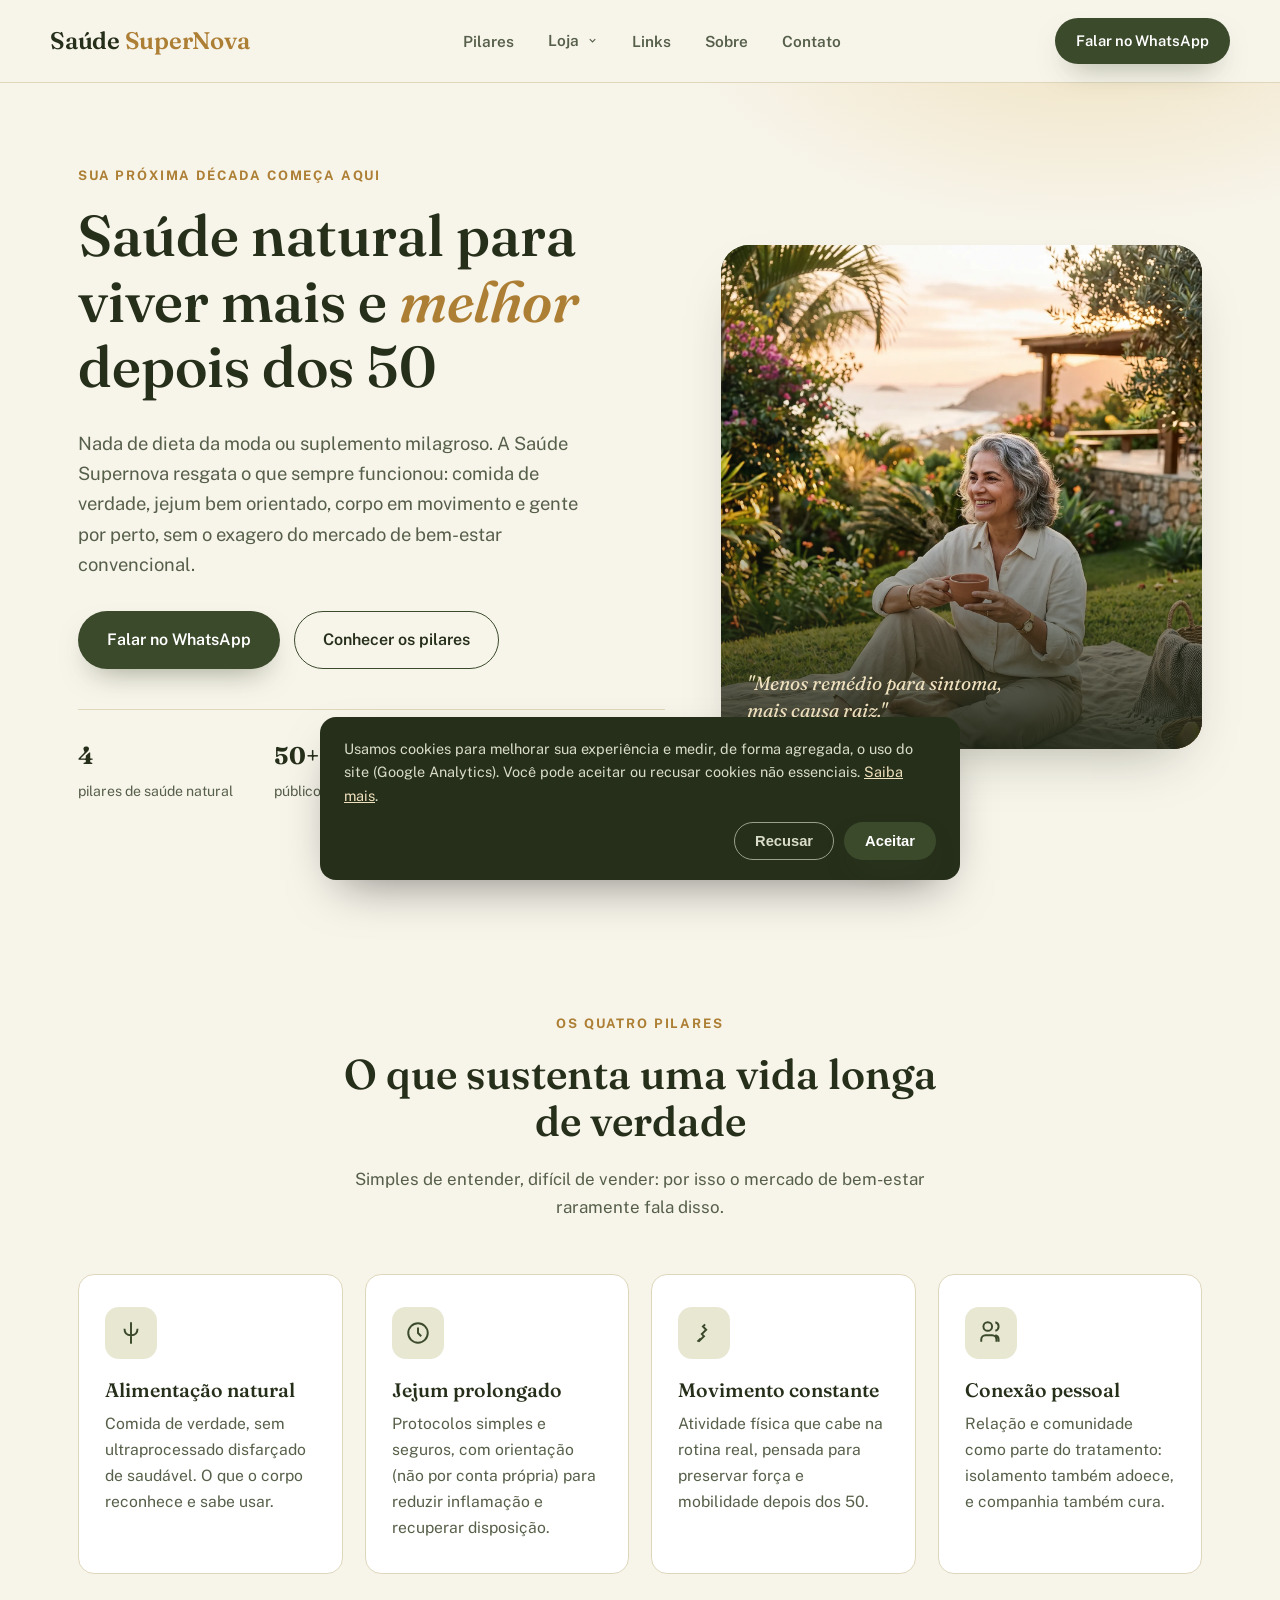
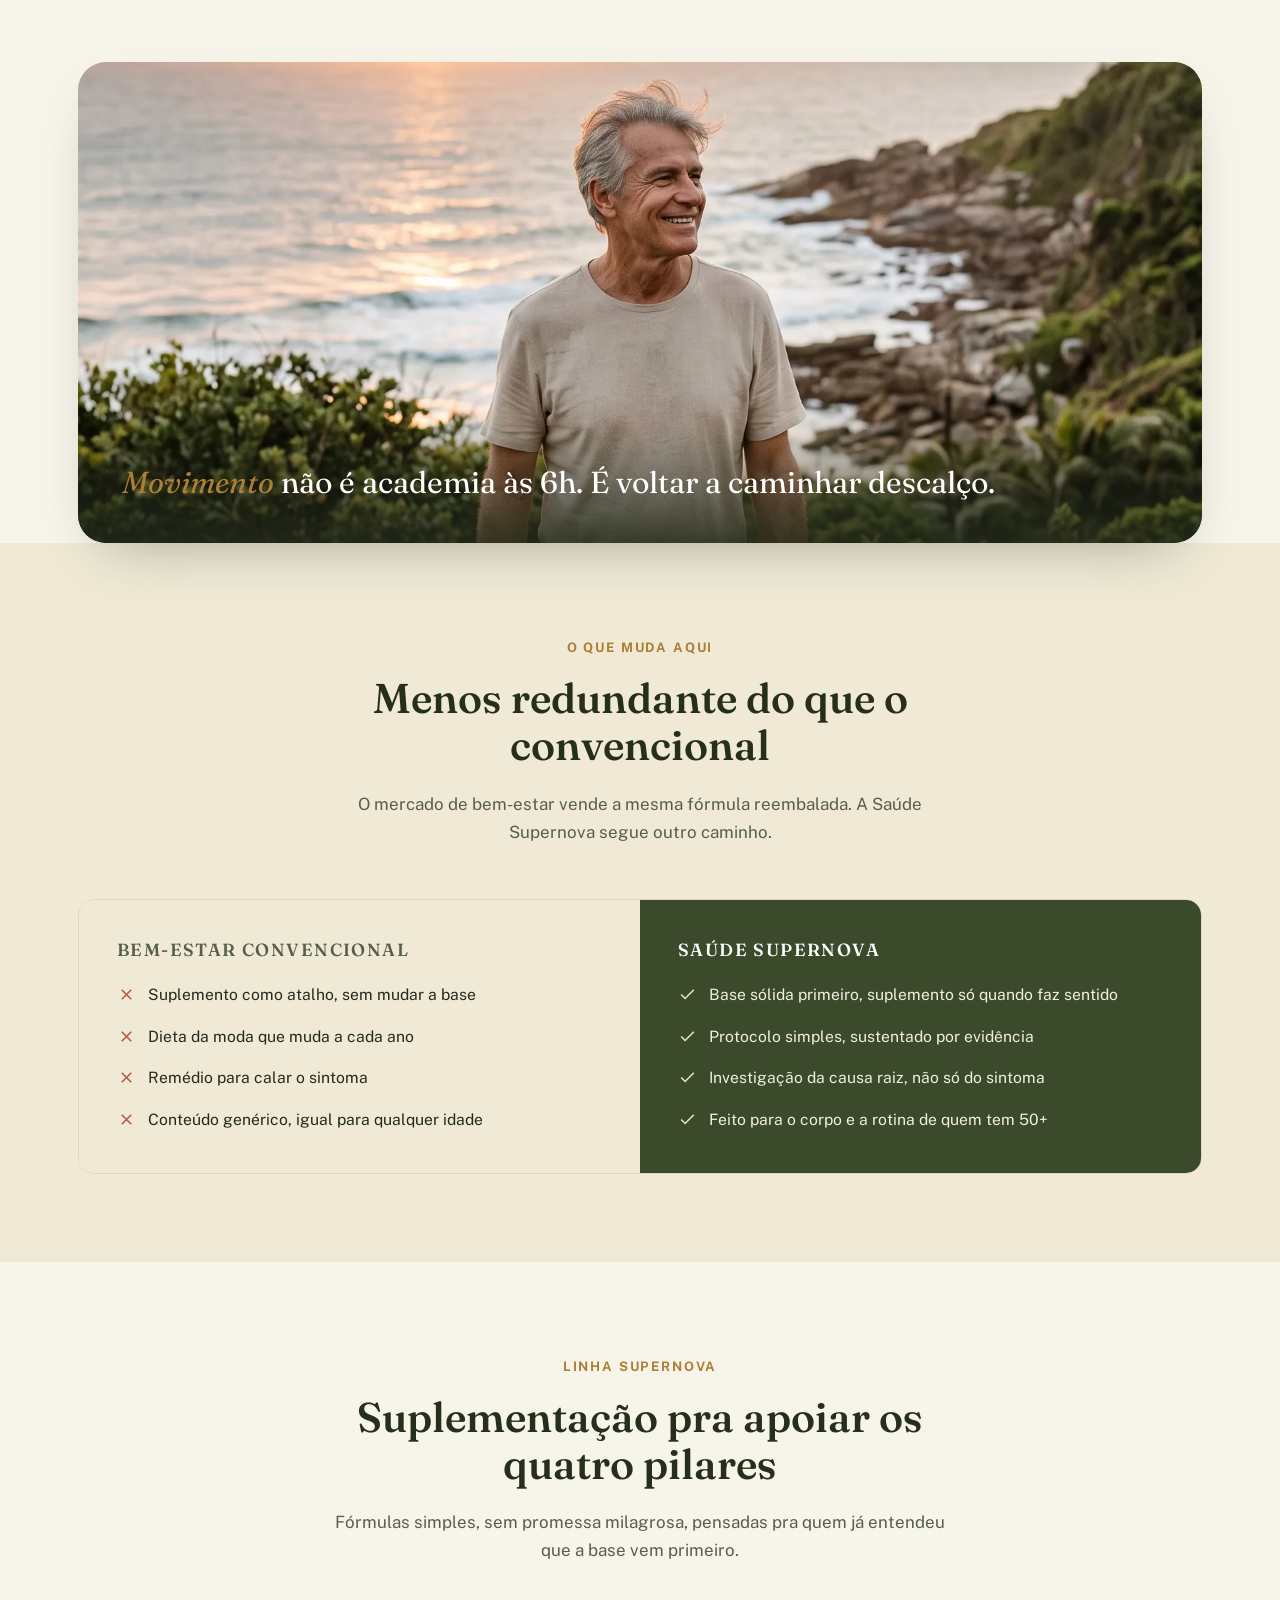
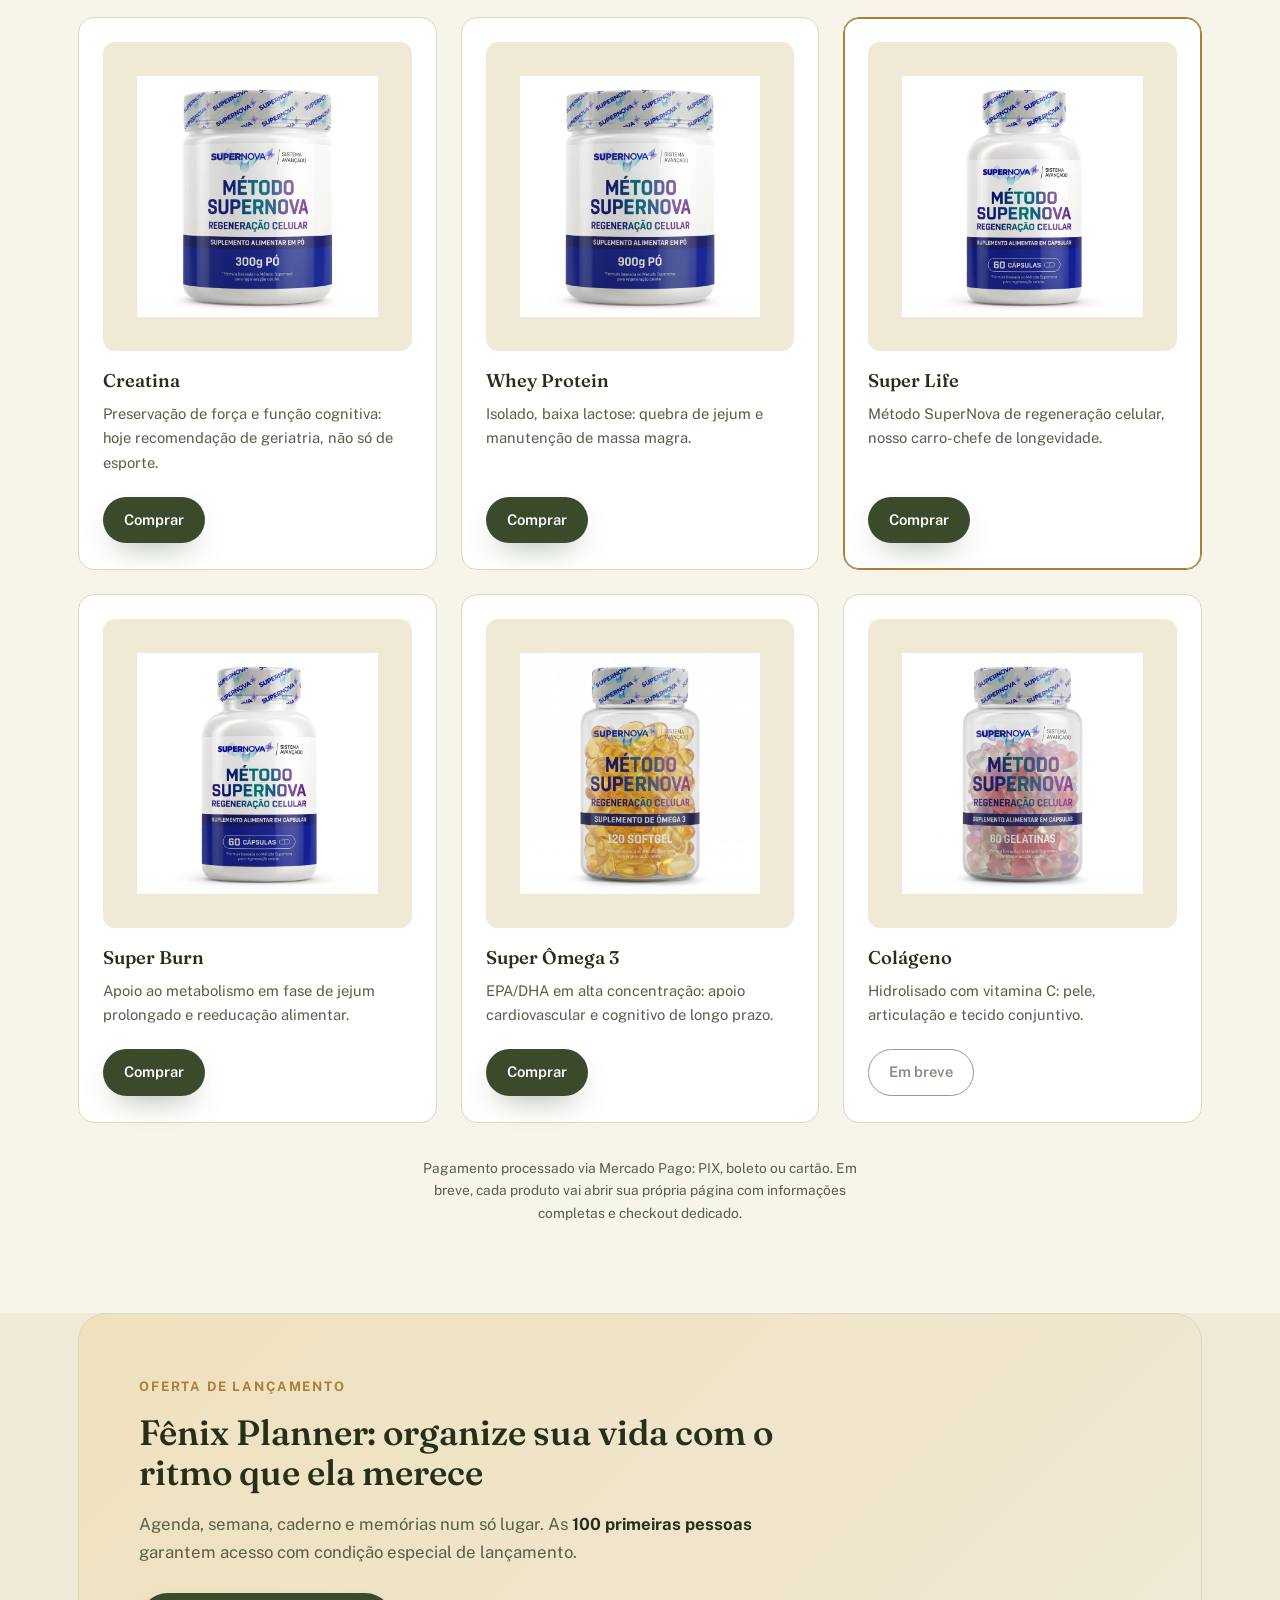
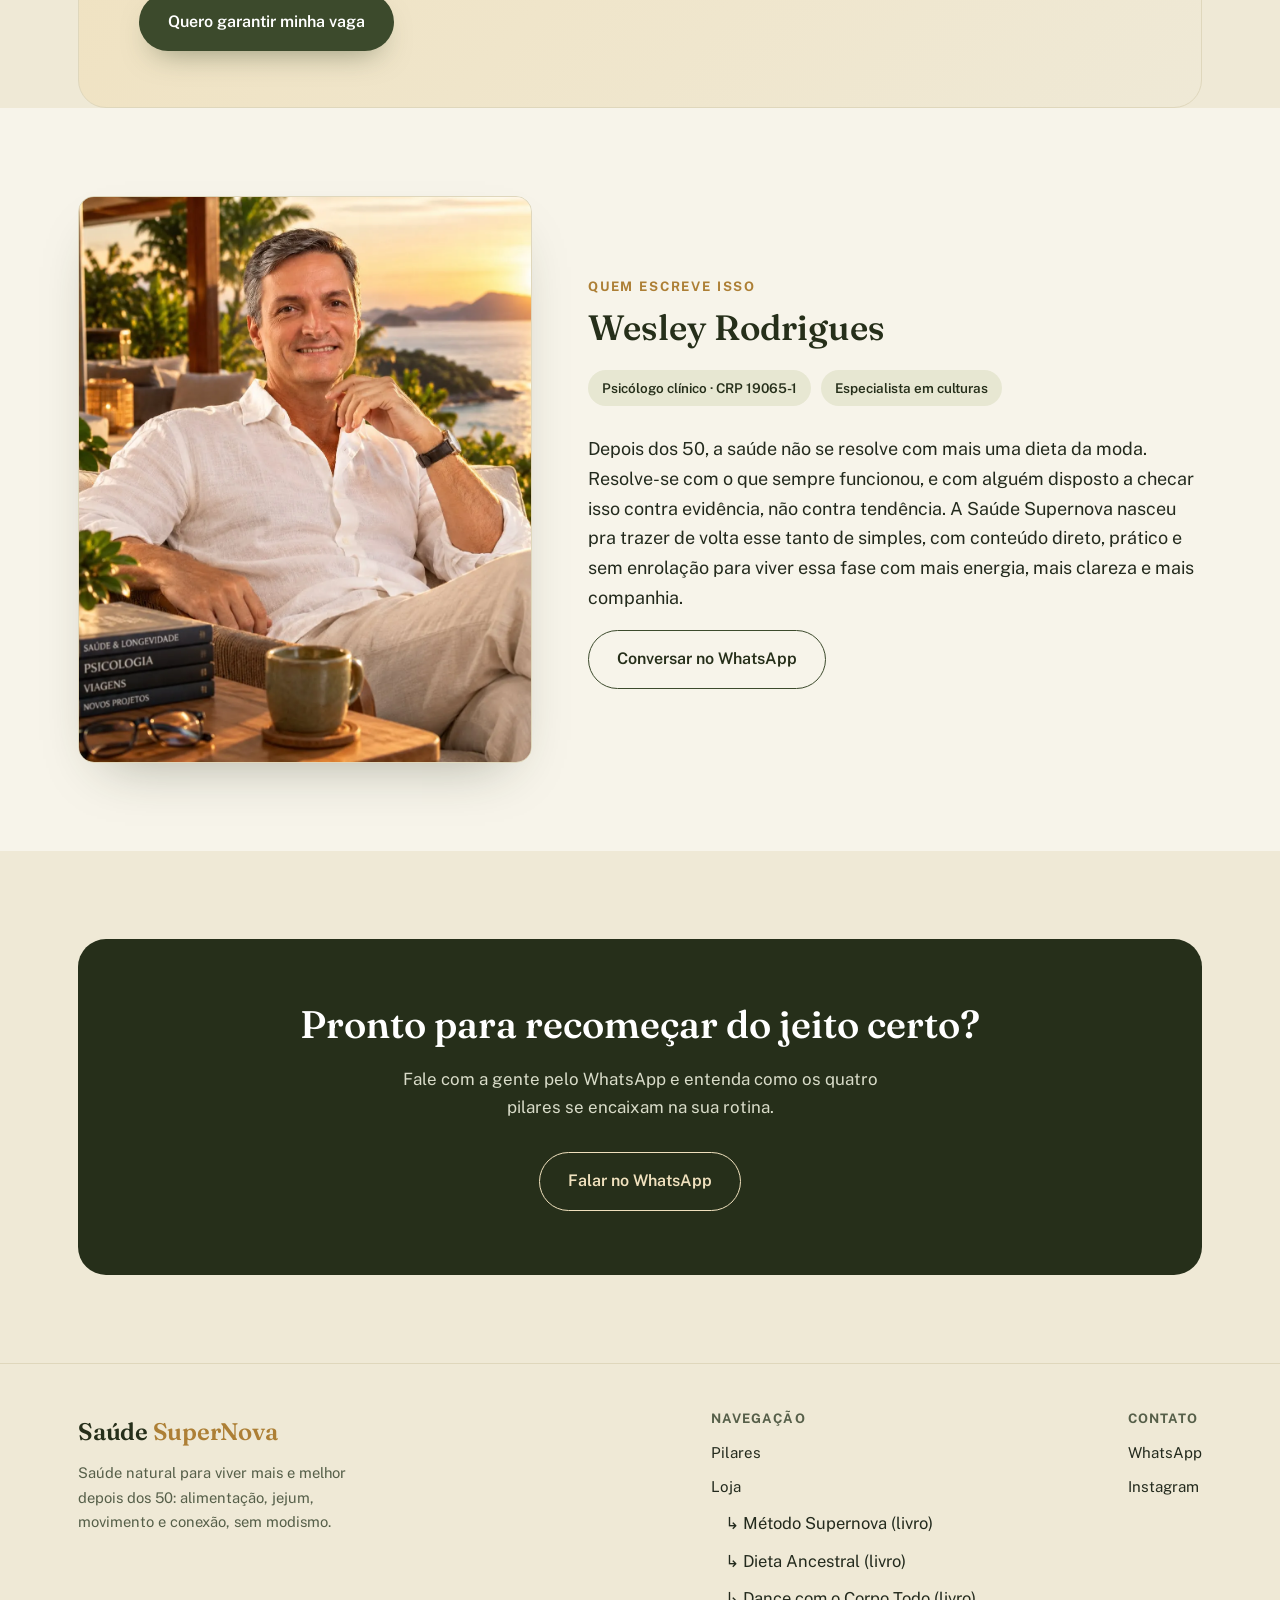
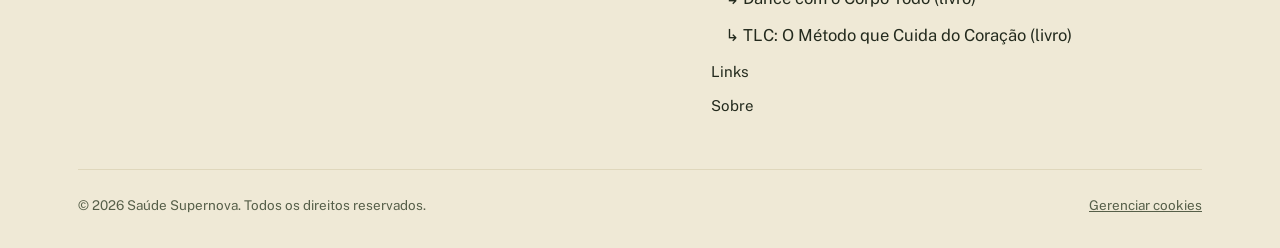
<file: index.html>
<!DOCTYPE html>
<html lang="pt-BR">
<head>
<meta charset="UTF-8">
<meta name="google-site-verification" content="vP05D_RVTfaZNjtclwqEP-_I1PI2yAFEUVx3BAFeTec" />
<title>Saúde Natural para Viver Melhor Depois dos 50 | Supernova</title>
<meta name="description" content="Alimentação de verdade, jejum, movimento e conexão pessoal para viver mais e melhor depois dos 50, com Wesley Rossi Rodrigues, psicólogo clínico.">
<meta name="viewport" content="width=device-width, initial-scale=1">
<link rel="canonical" href="https://saudesupernova.org/">
<link rel="stylesheet" href="/styles.css?v=4">
<meta property="og:title" content="Saúde Natural para Viver Melhor Depois dos 50 | Supernova">
<meta property="og:description" content="Alimentação de verdade, jejum, movimento e conexão pessoal para viver mais e melhor depois dos 50, com Wesley Rossi Rodrigues, psicólogo clínico.">
<meta property="og:type" content="website">
<meta property="og:image" content="https://saudesupernova.org/images/lifestyle-jardim-mulher.jpg">
<script type="application/ld+json">
{
  "@context": "https://schema.org",
  "@type": "Person",
  "name": "Wesley Rossi Rodrigues",
  "url": "https://saudesupernova.org/",
  "image": "https://saudesupernova.org/images/wesley-bio.jpg",
  "jobTitle": "Psicólogo Clínico",
  "description": "Psicólogo clínico e autor dos livros Método Supernova, Dieta Ancestral, Dance com o Corpo Todo e TLC. Conteúdo sobre saúde natural depois dos 50.",
  "worksFor": {
    "@type": "Organization",
    "name": "Saúde Supernova",
    "url": "https://saudesupernova.org/"
  },
  "knowsLanguage": "pt-BR",
  "sameAs": [
    "https://psicologiasupernova.com.br/",
    "https://instagram.com/wesleyrossi"
  ]
}
</script>
</head>
<body>

<header>
  <div class="nav wrap">
    <a href="#" class="logo">Saúde <span>SuperNova</span></a>
    <nav>
      <ul class="nav-links" id="navLinks">
        <li><a href="#pilares">Pilares</a></li>
        <li class="nav-item">
          <a href="#loja">Loja <svg class="caret" viewBox="0 0 24 24" fill="none" stroke="currentColor" stroke-width="2.5"><path d="M6 9l6 6 6-6"/></svg></a>
          <ul class="submenu">
            <li><a href="/metodo-supernova.html">Método Supernova (livro)</a></li>
            <li><a href="/dieta-ancestral.html">Dieta Ancestral (livro)</a></li>
            <li><a href="/dance-corpo-todo.html">Dance com o Corpo Todo (livro)</a></li>
            <li><a href="/tlc-metodo-coracao.html">TLC: O Método que Cuida do Coração (livro)</a></li>
          </ul>
        </li>
        <li><a href="/links.html">Links</a></li>
        <li><a href="#sobre">Sobre</a></li>
        <li><a href="https://psicologiasupernova.com.br/contato.html">Contato</a></li>
      </ul>
    </nav>
    <a href="https://wa.me/5561991611997?text=Ol%C3%A1!%20Vim%20do%20site%20Sa%C3%BAde%20Supernova%20e%20quero%20saber%20mais." class="btn btn-primary btn-sm nav-cta">Falar no WhatsApp</a>
    <button class="nav-toggle" id="navToggle" aria-label="Abrir menu">
      <svg viewBox="0 0 24 24" fill="none" stroke="currentColor" stroke-width="2"><path d="M4 7h16M4 12h16M4 17h16"/></svg>
    </button>
  </div>
</header>

<section class="hero">
  <div class="wrap">
    <div class="hero-copy">
      <span class="eyebrow">Sua próxima década começa aqui</span>
      <h1>Saúde natural para viver mais e <span class="italic">melhor</span> depois dos 50</h1>
      <p class="lede">Nada de dieta da moda ou suplemento milagroso. A Saúde Supernova resgata o que sempre funcionou: comida de verdade, jejum bem orientado, corpo em movimento e gente por perto, sem o exagero do mercado de bem-estar convencional.</p>
      <div class="hero-ctas">
        <a href="https://wa.me/5561991611997?text=Ol%C3%A1!%20Vim%20do%20site%20Sa%C3%BAde%20Supernova%20e%20quero%20saber%20mais." class="btn btn-primary">Falar no WhatsApp</a>
        <a href="#pilares" class="btn btn-outline">Conhecer os pilares</a>
      </div>
      <div class="hero-facts">
        <div class="hero-fact"><strong>4</strong><span>pilares de saúde natural</span></div>
        <div class="hero-fact"><strong>50+</strong><span>público que atendemos</span></div>
        <div class="hero-fact"><strong>0</strong><span>promessa de cura milagrosa</span></div>
      </div>
    </div>
    <div class="hero-art" aria-hidden="true">
      <picture><source srcset="/images/lifestyle-jardim-mulher.webp" type="image/webp"><img src="/images/lifestyle-jardim-mulher.jpg" alt="Mulher de cabelos grisalhos sorrindo com uma xícara na mão, sentada em um jardim ao pôr do sol, com livros e uma cesta de frutas ao lado" loading="eager"></picture>
      <div class="art-label">"Menos remédio para sintoma,<br>mais causa raiz."</div>
    </div>
  </div>
</section>

<section id="pilares">
  <div class="wrap">
    <div class="section-head">
      <span class="eyebrow">Os quatro pilares</span>
      <h2>O que sustenta uma vida longa de verdade</h2>
      <p>Simples de entender, difícil de vender: por isso o mercado de bem-estar raramente fala disso.</p>
    </div>
    <div class="pilares">
      <article class="pilar">
        <div class="pilar-icon"><svg viewBox="0 0 24 24" fill="none" stroke="currentColor" stroke-width="1.8"><path d="M12 2v20M6 8c0 4 2.5 6 6 6s6-2 6-6"/></svg></div>
        <h3>Alimentação natural</h3>
        <p>Comida de verdade, sem ultraprocessado disfarçado de saudável. O que o corpo reconhece e sabe usar.</p>
      </article>
      <article class="pilar">
        <div class="pilar-icon"><svg viewBox="0 0 24 24" fill="none" stroke="currentColor" stroke-width="1.8"><circle cx="12" cy="12" r="9"/><path d="M12 7v5l3 3"/></svg></div>
        <h3>Jejum prolongado</h3>
        <p>Protocolos simples e seguros, com orientação (não por conta própria) para reduzir inflamação e recuperar disposição.</p>
      </article>
      <article class="pilar">
        <div class="pilar-icon"><svg viewBox="0 0 24 24" fill="none" stroke="currentColor" stroke-width="1.8"><path d="M13 4l-2 2 3 3-4 4 2 2-5 5M6 20l3-3"/></svg></div>
        <h3>Movimento constante</h3>
        <p>Atividade física que cabe na rotina real, pensada para preservar força e mobilidade depois dos 50.</p>
      </article>
      <article class="pilar">
        <div class="pilar-icon"><svg viewBox="0 0 24 24" fill="none" stroke="currentColor" stroke-width="1.8"><path d="M17 20v-2a4 4 0 0 0-4-4H7a4 4 0 0 0-4 4v2M9 10a4 4 0 1 0 0-8 4 4 0 0 0 0 8Zm10 10v-2a4 4 0 0 0-3-3.87M16 2.13a4 4 0 0 1 0 7.75"/></svg></div>
        <h3>Conexão pessoal</h3>
        <p>Relação e comunidade como parte do tratamento: isolamento também adoece, e companhia também cura.</p>
      </article>
    </div>
  </div>
</section>

<section class="banner-photo">
  <div class="wrap">
    <figure>
      <picture><source srcset="/images/lifestyle-praia-homem.webp" type="image/webp"><img src="/images/lifestyle-praia-homem.jpg" alt="Homem de 60 anos caminhando descalço numa trilha à beira-mar ao amanhecer" loading="lazy"></picture>
      <figcaption><span class="italic">Movimento</span> não é academia às 6h. É voltar a caminhar descalço.</figcaption>
    </figure>
  </div>
</section>

<section id="diferente" class="alt">
  <div class="wrap">
    <div class="section-head">
      <span class="eyebrow">O que muda aqui</span>
      <h2>Menos redundante do que o convencional</h2>
      <p>O mercado de bem-estar vende a mesma fórmula reembalada. A Saúde Supernova segue outro caminho.</p>
    </div>
    <div class="diferencial">
      <div class="dif-col no">
        <h3>Bem-estar convencional</h3>
        <ul class="dif-list">
          <li><svg viewBox="0 0 24 24" fill="none" stroke="currentColor" stroke-width="2"><path d="M18 6 6 18M6 6l12 12"/></svg>Suplemento como atalho, sem mudar a base</li>
          <li><svg viewBox="0 0 24 24" fill="none" stroke="currentColor" stroke-width="2"><path d="M18 6 6 18M6 6l12 12"/></svg>Dieta da moda que muda a cada ano</li>
          <li><svg viewBox="0 0 24 24" fill="none" stroke="currentColor" stroke-width="2"><path d="M18 6 6 18M6 6l12 12"/></svg>Remédio para calar o sintoma</li>
          <li><svg viewBox="0 0 24 24" fill="none" stroke="currentColor" stroke-width="2"><path d="M18 6 6 18M6 6l12 12"/></svg>Conteúdo genérico, igual para qualquer idade</li>
        </ul>
      </div>
      <div class="dif-col yes">
        <h3>Saúde Supernova</h3>
        <ul class="dif-list">
          <li><svg viewBox="0 0 24 24" fill="none" stroke="currentColor" stroke-width="2"><path d="M20 6 9 17l-5-5"/></svg>Base sólida primeiro, suplemento só quando faz sentido</li>
          <li><svg viewBox="0 0 24 24" fill="none" stroke="currentColor" stroke-width="2"><path d="M20 6 9 17l-5-5"/></svg>Protocolo simples, sustentado por evidência</li>
          <li><svg viewBox="0 0 24 24" fill="none" stroke="currentColor" stroke-width="2"><path d="M20 6 9 17l-5-5"/></svg>Investigação da causa raiz, não só do sintoma</li>
          <li><svg viewBox="0 0 24 24" fill="none" stroke="currentColor" stroke-width="2"><path d="M20 6 9 17l-5-5"/></svg>Feito para o corpo e a rotina de quem tem 50+</li>
        </ul>
      </div>
    </div>
  </div>
</section>

<section id="loja">
  <div class="wrap">
    <div class="section-head">
      <span class="eyebrow">Linha SuperNova</span>
      <h2>Suplementação pra apoiar os quatro pilares</h2>
      <p>Fórmulas simples, sem promessa milagrosa, pensadas pra quem já entendeu que a base vem primeiro.</p>
    </div>
    <div class="produtos">
      <article class="produto">
        <div class="produto-foto"><picture><source srcset="/images/creatina_SS.webp" type="image/webp"><img src="/images/creatina_SS.jpg" alt="Creatina SuperNova" loading="lazy"></picture></div>
        <h3>Creatina</h3>
        <p>Preservação de força e função cognitiva: hoje recomendação de geriatria, não só de esporte.</p>
        <a href="https://mpago.la/1LTj5Cn" target="_blank" rel="noopener" class="btn btn-primary btn-sm">Comprar</a>
      </article>
      <article class="produto">
        <div class="produto-foto"><picture><source srcset="/images/whey-protein_SS.webp" type="image/webp"><img src="/images/whey-protein_SS.jpg" alt="Whey Protein SuperNova" loading="lazy"></picture></div>
        <h3>Whey Protein</h3>
        <p>Isolado, baixa lactose: quebra de jejum e manutenção de massa magra.</p>
        <a href="https://mpago.la/1uZTD4M" target="_blank" rel="noopener" class="btn btn-primary btn-sm">Comprar</a>
      </article>
      <article class="produto produto-destaque">
        <div class="produto-foto"><picture><source srcset="/images/frasco_SS.webp" type="image/webp"><img src="/images/frasco_SS.jpg" alt="Super Life: Método SuperNova Regeneração Celular" loading="lazy"></picture></div>
        <h3>Super Life</h3>
        <p>Método SuperNova de regeneração celular, nosso carro-chefe de longevidade.</p>
        <a href="https://mpago.la/2p41ksF" target="_blank" rel="noopener" class="btn btn-primary btn-sm">Comprar</a>
      </article>
      <article class="produto">
        <div class="produto-foto"><picture><source srcset="/images/frasco_SS.webp" type="image/webp"><img src="/images/frasco_SS.jpg" alt="Super Burn SuperNova" loading="lazy"></picture></div>
        <h3>Super Burn</h3>
        <p>Apoio ao metabolismo em fase de jejum prolongado e reeducação alimentar.</p>
        <a href="https://mpago.la/1hcRuBd" target="_blank" rel="noopener" class="btn btn-primary btn-sm">Comprar</a>
      </article>
      <article class="produto">
        <div class="produto-foto"><picture><source srcset="/images/omega3_SS.webp" type="image/webp"><img src="/images/omega3_SS.jpg" alt="Super Ômega 3 SuperNova" loading="lazy"></picture></div>
        <h3>Super Ômega 3</h3>
        <p>EPA/DHA em alta concentração: apoio cardiovascular e cognitivo de longo prazo.</p>
        <a href="https://mpago.la/2BiokP6" target="_blank" rel="noopener" class="btn btn-primary btn-sm">Comprar</a>
      </article>
      <article class="produto">
        <div class="produto-foto"><picture><source srcset="/images/gelatina_SS.webp" type="image/webp"><img src="/images/gelatina_SS.jpg" alt="Colágeno SuperNova" loading="lazy"></picture></div>
        <h3>Colágeno</h3>
        <p>Hidrolisado com vitamina C: pele, articulação e tecido conjuntivo.</p>
        <span class="btn btn-outline btn-sm produto-em-breve">Em breve</span>
      </article>
    </div>
    <p class="produtos-nota">Pagamento processado via Mercado Pago: PIX, boleto ou cartão. Em breve, cada produto vai abrir sua própria página com informações completas e checkout dedicado.</p>
  </div>
</section>

<section class="planner-band alt">
  <div class="wrap">
    <div class="planner-card">
      <div class="planner-copy">
        <span class="eyebrow">Oferta de lançamento</span>
        <h2>Fênix Planner: organize sua vida com o ritmo que ela merece</h2>
        <p>Agenda, semana, caderno e memórias num só lugar. As <strong>100 primeiras pessoas</strong> garantem acesso com condição especial de lançamento.</p>
        <a href="https://fenixplanner.com.br/" target="_blank" rel="noopener" class="btn btn-primary">Quero garantir minha vaga</a>
      </div>
    </div>
  </div>
</section>

<section id="sobre">
  <div class="wrap bio">
    <div class="bio-photo"><picture><source srcset="/images/wesley-bio.webp" type="image/webp"><img src="/images/wesley-bio.jpg" alt="Wesley Rodrigues" loading="lazy"></picture></div>
    <div class="bio-body">
      <span class="eyebrow">Quem escreve isso</span>
      <h2>Wesley Rodrigues</h2>
      <div class="credentials">
        <span>Psicólogo clínico · CRP 19065-1</span>
        <span>Especialista em culturas</span>
      </div>
      <p>Depois dos 50, a saúde não se resolve com mais uma dieta da moda. Resolve-se com o que sempre funcionou, e com alguém disposto a checar isso contra evidência, não contra tendência. A Saúde Supernova nasceu pra trazer de volta esse tanto de simples, com conteúdo direto, prático e sem enrolação para viver essa fase com mais energia, mais clareza e mais companhia.</p>
      <a href="https://wa.me/5561991611997?text=Ol%C3%A1!%20Vim%20do%20site%20Sa%C3%BAde%20Supernova%20e%20quero%20saber%20mais." class="btn btn-outline">Conversar no WhatsApp</a>
    </div>
  </div>
</section>

<section id="contato" class="alt">
  <div class="wrap">
    <div class="cta-band">
      <h2>Pronto para recomeçar do jeito certo?</h2>
      <p>Fale com a gente pelo WhatsApp e entenda como os quatro pilares se encaixam na sua rotina.</p>
      <a href="https://wa.me/5561991611997?text=Ol%C3%A1!%20Vim%20do%20site%20Sa%C3%BAde%20Supernova%20e%20quero%20saber%20mais." class="btn btn-outline">Falar no WhatsApp</a>
    </div>
  </div>
</section>

<footer>
  <div class="wrap">
    <div class="footer-grid">
      <div class="footer-brand">
        <a href="#" class="logo">Saúde <span>SuperNova</span></a>
        <p>Saúde natural para viver mais e melhor depois dos 50: alimentação, jejum, movimento e conexão, sem modismo.</p>
      </div>
      <div class="footer-links">
        <div class="footer-col">
          <h4>Navegação</h4>
          <a href="#pilares">Pilares</a>
          <a href="#loja">Loja</a>
          <a href="/metodo-supernova.html" style="padding-left:14px; font-size:.92em;">↳ Método Supernova (livro)</a>
          <a href="/dieta-ancestral.html" style="padding-left:14px; font-size:.92em;">↳ Dieta Ancestral (livro)</a>
          <a href="/dance-corpo-todo.html" style="padding-left:14px; font-size:.92em;">↳ Dance com o Corpo Todo (livro)</a>
          <a href="/tlc-metodo-coracao.html" style="padding-left:14px; font-size:.92em;">↳ TLC: O Método que Cuida do Coração (livro)</a>
          <a href="/links.html">Links</a>
          <a href="#sobre">Sobre</a>
        </div>
        <div class="footer-col">
          <h4>Contato</h4>
          <a href="https://wa.me/5561991611997">WhatsApp</a>
          <a href="https://instagram.com/saudesupernova" target="_blank" rel="noopener">Instagram</a>
        </div>
      </div>
    </div>
    <div class="footer-bottom">
      <span>&copy; <span id="year"></span> Saúde Supernova. Todos os direitos reservados.</span>
      <a href="#" data-cookie-settings>Gerenciar cookies</a>
    </div>
  </div>
</footer>

<script src="/script.js?v=6" defer></script>
</body>
</html>
</file>
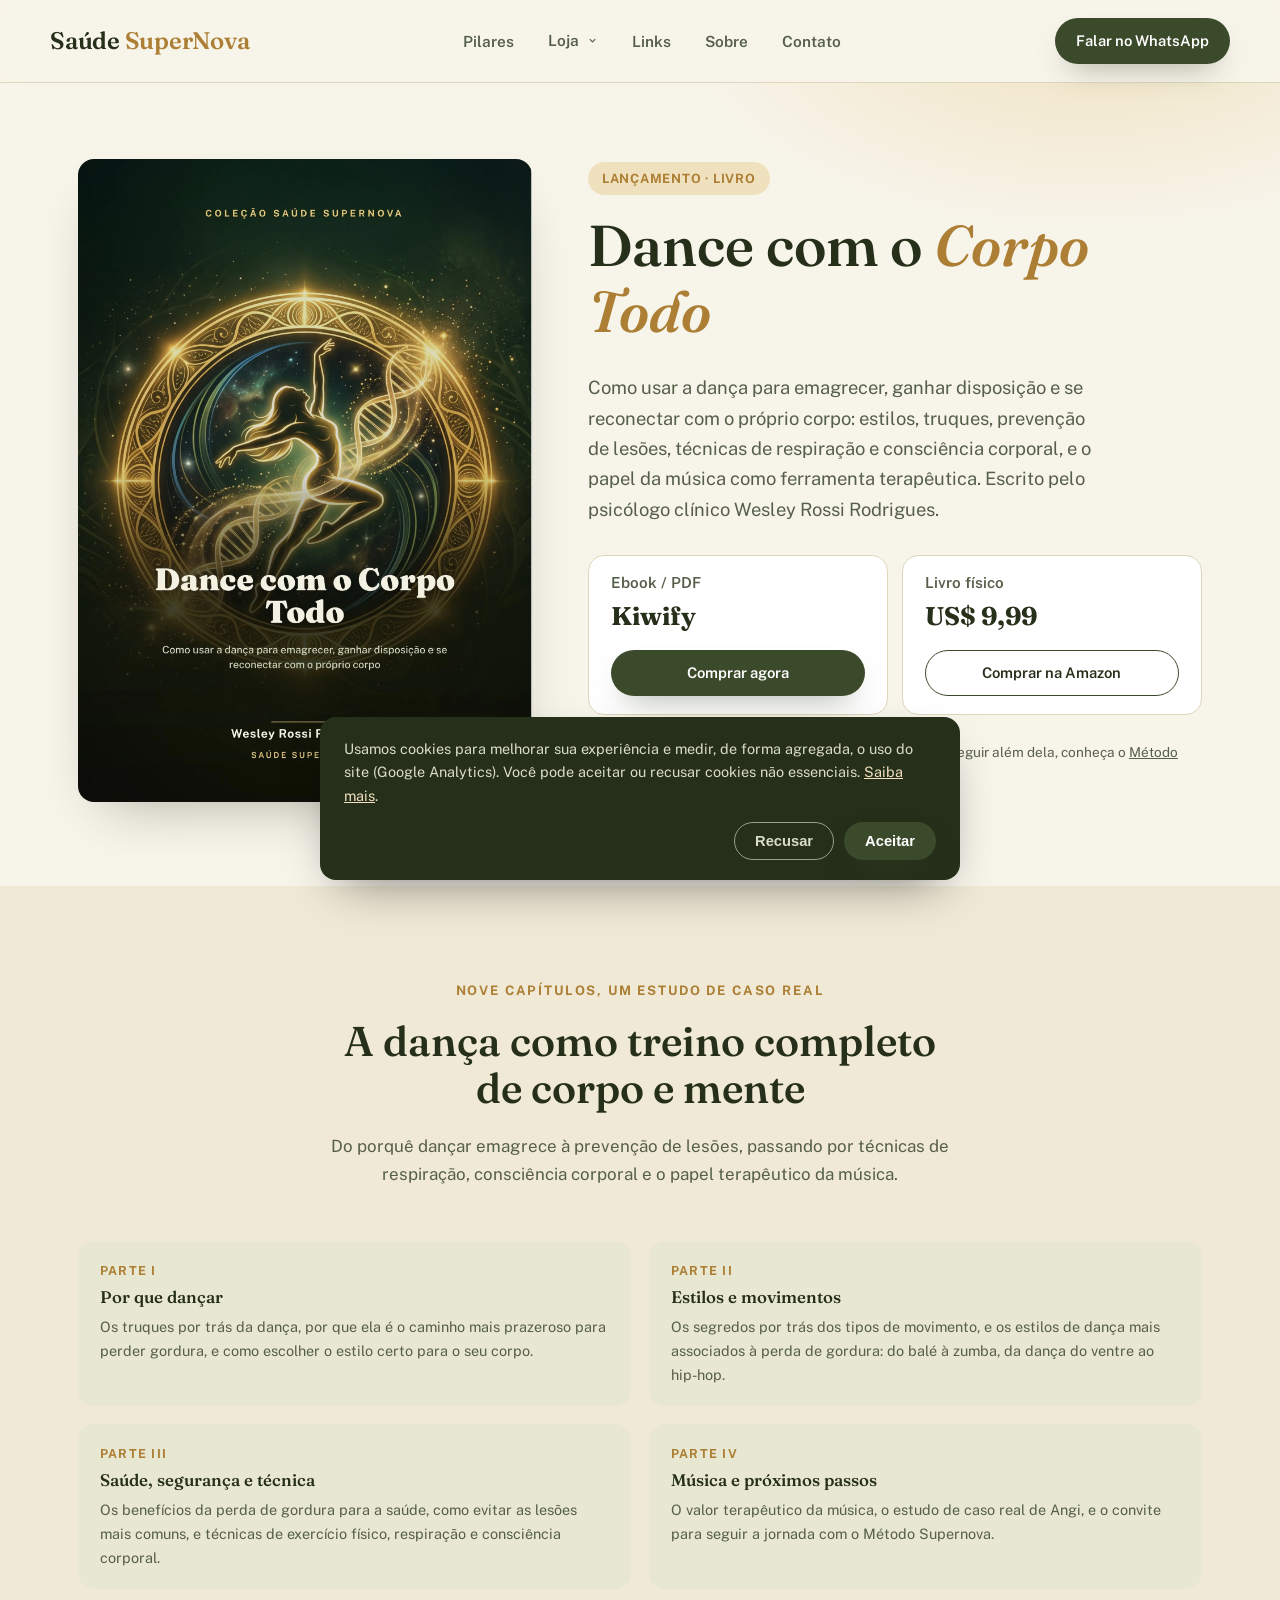
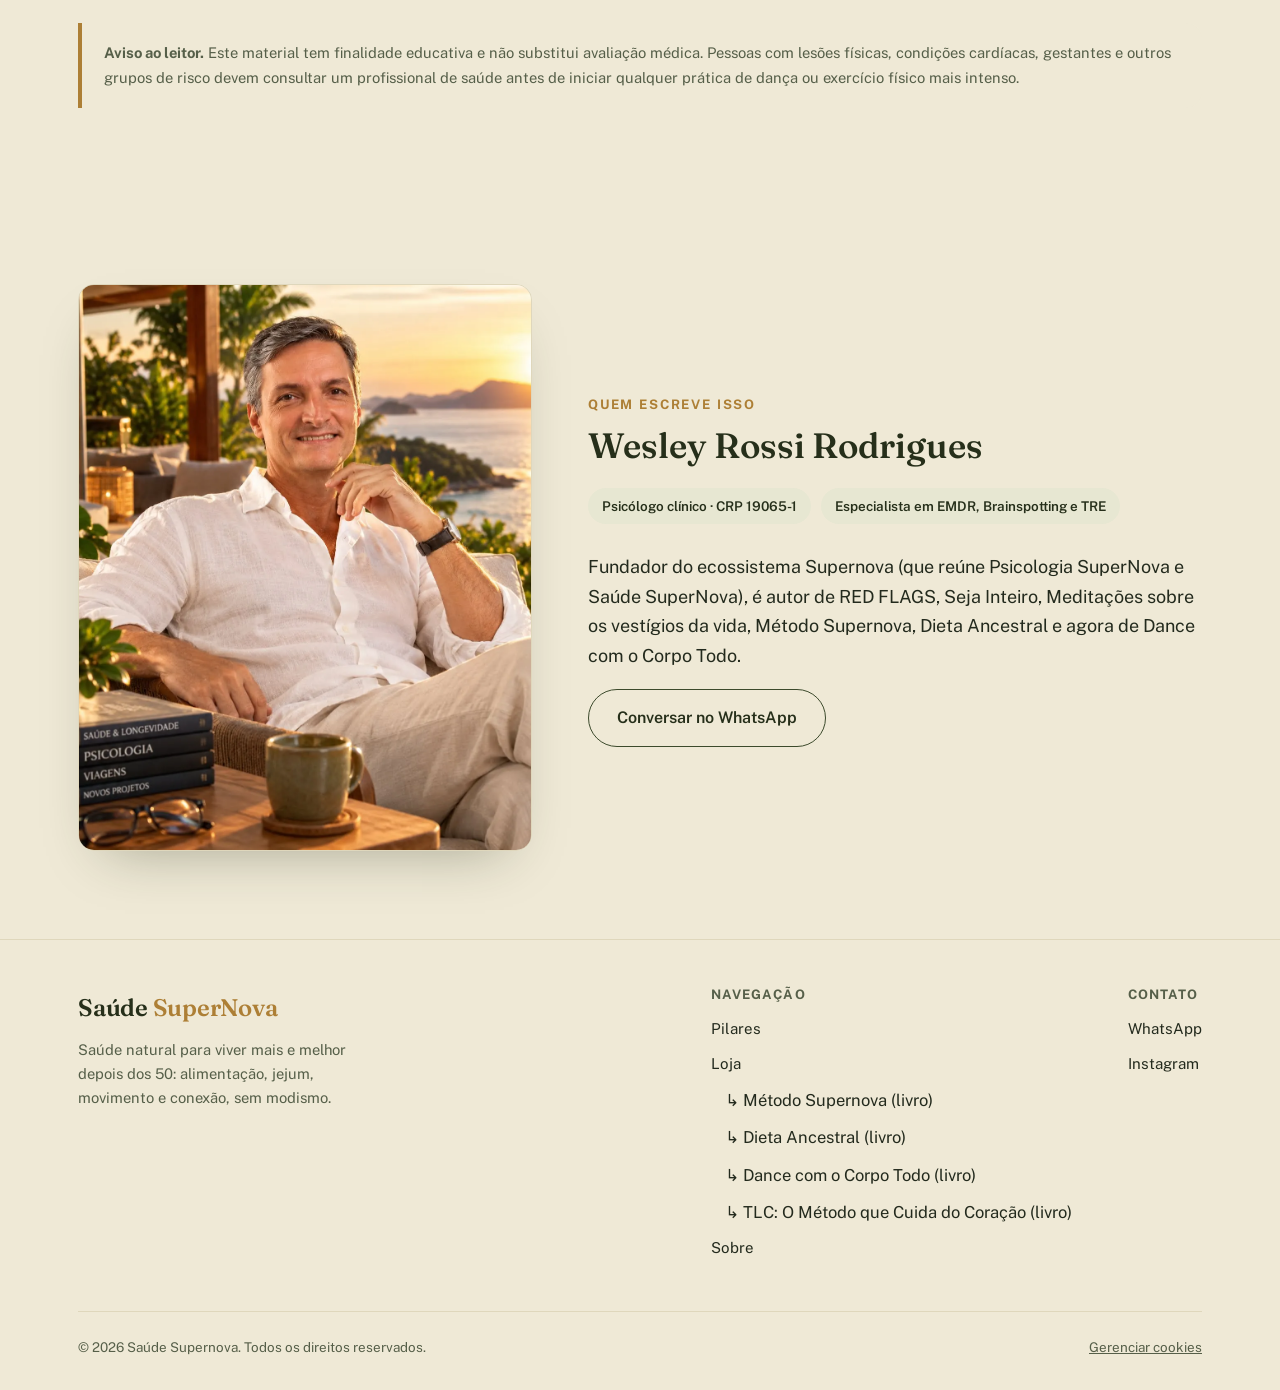
<file: dance-corpo-todo.html>
<!DOCTYPE html>
<html lang="pt-BR">
<head>
<meta charset="UTF-8">
<title>Dance com o Corpo Todo: o Livro | Saúde Supernova</title>
<meta name="description" content="Dance com o Corpo Todo: como usar a dança para emagrecer, ganhar disposição e se reconectar com o próprio corpo. Por Wesley Rossi Rodrigues.">
<meta name="viewport" content="width=device-width, initial-scale=1">
<link rel="canonical" href="https://saudesupernova.org/dance-corpo-todo.html">
<link rel="stylesheet" href="/styles.css?v=4">
<meta property="og:title" content="Dance com o Corpo Todo: o Livro | Saúde Supernova">
<meta property="og:description" content="Dance com o Corpo Todo: como usar a dança para emagrecer, ganhar disposição e se reconectar com o próprio corpo. Por Wesley Rossi Rodrigues.">
<meta property="og:type" content="book">
<style>
  .livro-hero .wrap{display:grid; grid-template-columns:.85fr 1.15fr; gap:56px; align-items:center;}
  .livro-capa{position:relative;}
  .livro-capa img{border-radius:var(--radius); box-shadow:var(--shadow); width:100%;}
  .livro-selo{display:inline-flex; align-items:center; gap:8px; background:var(--gold-soft); color:var(--gold); border-radius:999px; padding:6px 14px; font-size:.8rem; font-weight:700; letter-spacing:.06em; text-transform:uppercase; margin-bottom:18px;}
  .livro-precos{display:flex; gap:14px; flex-wrap:wrap; margin:26px 0;}
  .livro-preco-card{background:var(--white); border:1px solid var(--line); border-radius:var(--radius); padding:18px 22px; flex:1; min-width:200px;}
  .livro-preco-card h4{margin:0 0 4px; font-size:.95rem; color:var(--ink-soft); font-family:'Public Sans',sans-serif; font-weight:600;}
  .livro-preco-card strong{display:block; font-family:'Fraunces',serif; font-size:1.6rem; color:var(--forest-dark);}
  .livro-preco-card .btn{margin-top:12px; width:100%; justify-content:center;}
  .livro-partes{display:grid; grid-template-columns:repeat(2,1fr); gap:18px; margin-top:8px;}
  .livro-parte{background:var(--olive-soft); border-radius:var(--radius); padding:20px 22px;}
  .livro-parte span{display:block; font-size:.78rem; letter-spacing:.1em; text-transform:uppercase; color:var(--gold); font-weight:700; margin-bottom:6px;}
  .livro-parte h4{margin:0 0 8px; font-size:1.05rem;}
  .livro-parte p{margin:0; font-size:.9rem; color:var(--ink-soft);}
  .livro-aviso{background:var(--bg-alt); border-left:4px solid var(--gold); border-radius:0 var(--radius) var(--radius) 0; padding:18px 22px; font-size:.92rem; color:var(--ink-soft); margin-top:34px;}
  @media (max-width: 860px){
    .livro-hero .wrap{grid-template-columns:1fr;}
    .livro-capa{max-width:280px; margin:0 auto;}
    .livro-partes{grid-template-columns:1fr;}
  }
</style>
</head>
<body>

<header>
  <div class="nav wrap">
    <a href="/" class="logo">Saúde <span>SuperNova</span></a>
    <nav>
      <ul class="nav-links" id="navLinks">
        <li><a href="/#pilares">Pilares</a></li>
        <li class="nav-item">
          <a href="/#loja">Loja <svg class="caret" viewBox="0 0 24 24" fill="none" stroke="currentColor" stroke-width="2.5"><path d="M6 9l6 6 6-6"/></svg></a>
          <ul class="submenu">
            <li><a href="/metodo-supernova.html">Método Supernova (livro)</a></li>
            <li><a href="/dieta-ancestral.html">Dieta Ancestral (livro)</a></li>
            <li><a href="/dance-corpo-todo.html">Dance com o Corpo Todo (livro)</a></li>
            <li><a href="/tlc-metodo-coracao.html">TLC: O Método que Cuida do Coração (livro)</a></li>
          </ul>
        </li>
        <li><a href="/links.html">Links</a></li>
        <li><a href="/#sobre">Sobre</a></li>
        <li><a href="https://psicologiasupernova.com.br/contato.html">Contato</a></li>
      </ul>
    </nav>
    <a href="https://wa.me/5561991611997?text=Ol%C3%A1!%20Vim%20do%20site%20Sa%C3%BAde%20Supernova%20e%20quero%20saber%20mais." class="btn btn-primary btn-sm nav-cta">Falar no WhatsApp</a>
    <button class="nav-toggle" id="navToggle" aria-label="Abrir menu">
      <svg viewBox="0 0 24 24" fill="none" stroke="currentColor" stroke-width="2"><path d="M4 7h16M4 12h16M4 17h16"/></svg>
    </button>
  </div>
</header>

<section class="hero livro-hero">
  <div class="wrap">
    <div class="livro-capa">
      <picture><source srcset="/images/dance-corpo-todo-capa.webp" type="image/webp"><img src="/images/dance-corpo-todo-capa.jpg" alt="Capa do livro Dance com o Corpo Todo, de Wesley Rossi Rodrigues" loading="eager"></picture>
    </div>
    <div class="hero-copy">
      <span class="livro-selo">Lançamento · Livro</span>
      <h1>Dance com o <span class="italic">Corpo Todo</span></h1>
      <p class="lede">Como usar a dança para emagrecer, ganhar disposição e se reconectar com o próprio corpo: estilos, truques, prevenção de lesões, técnicas de respiração e consciência corporal, e o papel da música como ferramenta terapêutica. Escrito pelo psicólogo clínico Wesley Rossi Rodrigues.</p>

      <div class="livro-precos">
        <div class="livro-preco-card">
          <h4>Ebook / PDF</h4>
          <strong>Kiwify</strong>
          <a href="https://pay.kiwify.com.br/zV6xOgJ" target="_blank" rel="noopener" class="btn btn-primary btn-sm" id="linkKiwify">Comprar agora</a>
        </div>
        <div class="livro-preco-card">
          <h4>Livro físico</h4>
          <strong>US$ 9,99</strong>
          <a href="https://www.amazon.com/dp/B0HMFYY94Q" target="_blank" rel="noopener" class="btn btn-outline btn-sm">Comprar na Amazon</a>
        </div>
      </div>

      <p style="font-size:.85rem; color:var(--ink-soft);">Dançar é a porta de entrada leve para o movimento. Para seguir além dela, conheça o <a href="/metodo-supernova.html" style="text-decoration:underline;">Método Supernova</a>, disponível aqui na Saúde SuperNova.</p>
    </div>
  </div>
</section>

<section id="sobre-o-livro" class="alt">
  <div class="wrap">
    <div class="section-head">
      <span class="eyebrow">Nove capítulos, um estudo de caso real</span>
      <h2>A dança como treino completo de corpo e mente</h2>
      <p>Do porquê dançar emagrece à prevenção de lesões, passando por técnicas de respiração, consciência corporal e o papel terapêutico da música.</p>
    </div>
    <div class="livro-partes">
      <div class="livro-parte">
        <span>Parte I</span>
        <h4>Por que dançar</h4>
        <p>Os truques por trás da dança, por que ela é o caminho mais prazeroso para perder gordura, e como escolher o estilo certo para o seu corpo.</p>
      </div>
      <div class="livro-parte">
        <span>Parte II</span>
        <h4>Estilos e movimentos</h4>
        <p>Os segredos por trás dos tipos de movimento, e os estilos de dança mais associados à perda de gordura: do balé à zumba, da dança do ventre ao hip-hop.</p>
      </div>
      <div class="livro-parte">
        <span>Parte III</span>
        <h4>Saúde, segurança e técnica</h4>
        <p>Os benefícios da perda de gordura para a saúde, como evitar as lesões mais comuns, e técnicas de exercício físico, respiração e consciência corporal.</p>
      </div>
      <div class="livro-parte">
        <span>Parte IV</span>
        <h4>Música e próximos passos</h4>
        <p>O valor terapêutico da música, o estudo de caso real de Angi, e o convite para seguir a jornada com o Método Supernova.</p>
      </div>
    </div>

    <div class="livro-aviso">
      <strong>Aviso ao leitor.</strong> Este material tem finalidade educativa e não substitui avaliação médica. Pessoas com lesões físicas, condições cardíacas, gestantes e outros grupos de risco devem consultar um profissional de saúde antes de iniciar qualquer prática de dança ou exercício físico mais intenso.
    </div>
  </div>
</section>

<section id="sobre" class="alt">
  <div class="wrap bio">
    <div class="bio-photo"><picture><source srcset="/images/wesley-bio.webp" type="image/webp"><img src="/images/wesley-bio.jpg" alt="Wesley Rossi Rodrigues" loading="lazy"></picture></div>
    <div class="bio-body">
      <span class="eyebrow">Quem escreve isso</span>
      <h2>Wesley Rossi Rodrigues</h2>
      <div class="credentials">
        <span>Psicólogo clínico · CRP 19065-1</span>
        <span>Especialista em EMDR, Brainspotting e TRE</span>
      </div>
      <p>Fundador do ecossistema Supernova (que reúne Psicologia SuperNova e Saúde SuperNova), é autor de RED FLAGS, Seja Inteiro, Meditações sobre os vestígios da vida, Método Supernova, Dieta Ancestral e agora de Dance com o Corpo Todo.</p>
      <a href="https://wa.me/5561991611997?text=Ol%C3%A1!%20Vim%20do%20site%20Sa%C3%BAde%20Supernova%20e%20quero%20saber%20mais." class="btn btn-outline">Conversar no WhatsApp</a>
    </div>
  </div>
</section>

<footer>
  <div class="wrap">
    <div class="footer-grid">
      <div class="footer-brand">
        <a href="/" class="logo">Saúde <span>SuperNova</span></a>
        <p>Saúde natural para viver mais e melhor depois dos 50: alimentação, jejum, movimento e conexão, sem modismo.</p>
      </div>
      <div class="footer-links">
        <div class="footer-col">
          <h4>Navegação</h4>
          <a href="/#pilares">Pilares</a>
          <a href="/#loja">Loja</a>
          <a href="/metodo-supernova.html" style="padding-left:14px; font-size:.92em;">↳ Método Supernova (livro)</a>
          <a href="/dieta-ancestral.html" style="padding-left:14px; font-size:.92em;">↳ Dieta Ancestral (livro)</a>
          <a href="/dance-corpo-todo.html" style="padding-left:14px; font-size:.92em;">↳ Dance com o Corpo Todo (livro)</a>
          <a href="/tlc-metodo-coracao.html" style="padding-left:14px; font-size:.92em;">↳ TLC: O Método que Cuida do Coração (livro)</a>
          <a href="/#sobre">Sobre</a>
        </div>
        <div class="footer-col">
          <h4>Contato</h4>
          <a href="https://wa.me/5561991611997">WhatsApp</a>
          <a href="https://instagram.com/saudesupernova" target="_blank" rel="noopener">Instagram</a>
        </div>
      </div>
    </div>
    <div class="footer-bottom">
      <span>&copy; <span id="year"></span> Saúde Supernova. Todos os direitos reservados.</span>
      <a href="#" data-cookie-settings>Gerenciar cookies</a>
    </div>
  </div>
</footer>

<script src="/script.js?v=6" defer></script>
</body>
</html>
</file>
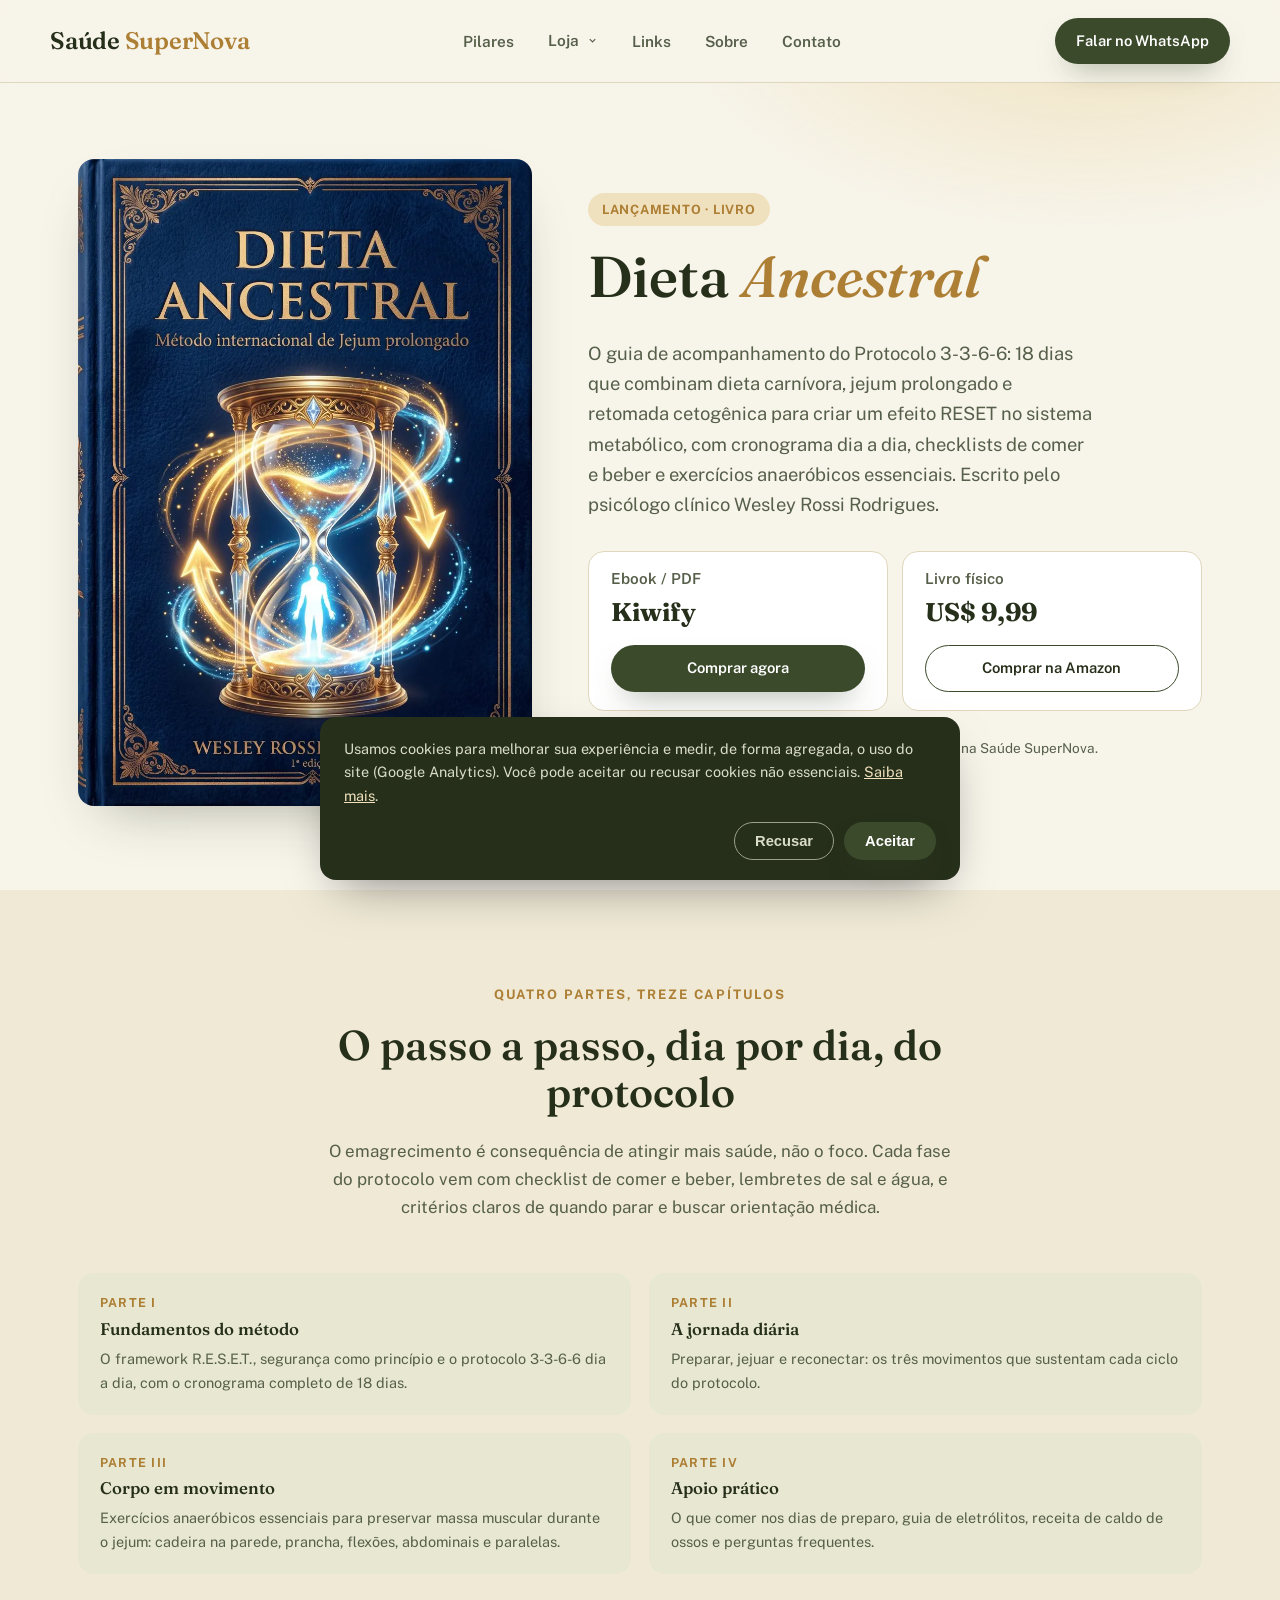
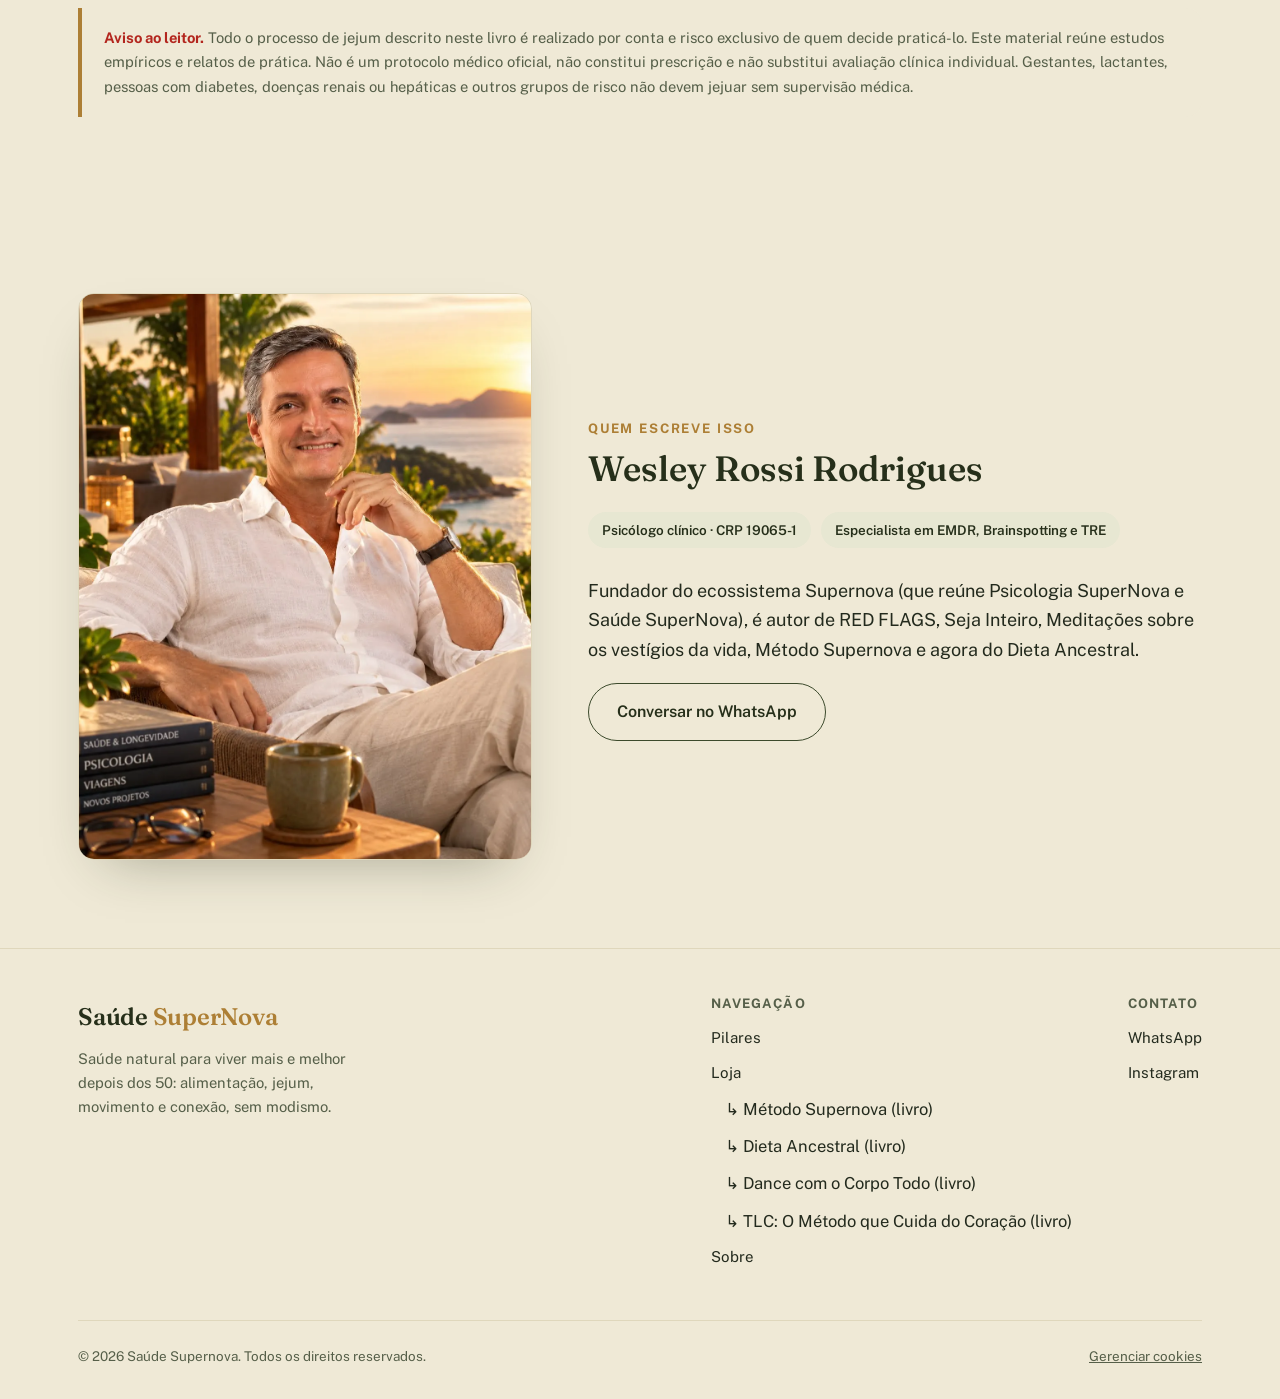
<file: dieta-ancestral.html>
<!DOCTYPE html>
<html lang="pt-BR">
<head>
<meta charset="UTF-8">
<title>Dieta Ancestral: Guia do Protocolo 3-3-6-6 | Saúde Supernova</title>
<meta name="description" content="Dieta Ancestral: guia de acompanhamento do Protocolo 3-3-6-6, com cronograma diário, checklists e exercícios. Por Wesley Rossi Rodrigues.">
<meta name="viewport" content="width=device-width, initial-scale=1">
<link rel="canonical" href="https://saudesupernova.org/dieta-ancestral.html">
<link rel="stylesheet" href="/styles.css?v=4">
<meta property="og:title" content="Dieta Ancestral: Guia do Protocolo 3-3-6-6 | Saúde Supernova">
<meta property="og:description" content="Dieta Ancestral: guia de acompanhamento do Protocolo 3-3-6-6, com cronograma diário, checklists e exercícios. Por Wesley Rossi Rodrigues.">
<meta property="og:type" content="book">
<style>
  .livro-hero .wrap{display:grid; grid-template-columns:.85fr 1.15fr; gap:56px; align-items:center;}
  .livro-capa{position:relative;}
  .livro-capa img{border-radius:var(--radius); box-shadow:var(--shadow); width:100%;}
  .livro-selo{display:inline-flex; align-items:center; gap:8px; background:var(--gold-soft); color:var(--gold); border-radius:999px; padding:6px 14px; font-size:.8rem; font-weight:700; letter-spacing:.06em; text-transform:uppercase; margin-bottom:18px;}
  .livro-precos{display:flex; gap:14px; flex-wrap:wrap; margin:26px 0;}
  .livro-preco-card{background:var(--white); border:1px solid var(--line); border-radius:var(--radius); padding:18px 22px; flex:1; min-width:200px;}
  .livro-preco-card h4{margin:0 0 4px; font-size:.95rem; color:var(--ink-soft); font-family:'Public Sans',sans-serif; font-weight:600;}
  .livro-preco-card strong{display:block; font-family:'Fraunces',serif; font-size:1.6rem; color:var(--forest-dark);}
  .livro-preco-card .btn{margin-top:12px; width:100%; justify-content:center;}
  .livro-partes{display:grid; grid-template-columns:repeat(2,1fr); gap:18px; margin-top:8px;}
  .livro-parte{background:var(--olive-soft); border-radius:var(--radius); padding:20px 22px;}
  .livro-parte span{display:block; font-size:.78rem; letter-spacing:.1em; text-transform:uppercase; color:var(--gold); font-weight:700; margin-bottom:6px;}
  .livro-parte h4{margin:0 0 8px; font-size:1.05rem;}
  .livro-parte p{margin:0; font-size:.9rem; color:var(--ink-soft);}
  .livro-aviso{background:var(--bg-alt); border-left:4px solid var(--gold); border-radius:0 var(--radius) var(--radius) 0; padding:18px 22px; font-size:.92rem; color:var(--ink-soft); margin-top:34px;}
  .livro-aviso strong.risco{color:#B3261E;}
  @media (max-width: 860px){
    .livro-hero .wrap{grid-template-columns:1fr;}
    .livro-capa{max-width:280px; margin:0 auto;}
    .livro-partes{grid-template-columns:1fr;}
  }
</style>
</head>
<body>

<header>
  <div class="nav wrap">
    <a href="/" class="logo">Saúde <span>SuperNova</span></a>
    <nav>
      <ul class="nav-links" id="navLinks">
        <li><a href="/#pilares">Pilares</a></li>
        <li class="nav-item">
          <a href="/#loja">Loja <svg class="caret" viewBox="0 0 24 24" fill="none" stroke="currentColor" stroke-width="2.5"><path d="M6 9l6 6 6-6"/></svg></a>
          <ul class="submenu">
            <li><a href="/metodo-supernova.html">Método Supernova (livro)</a></li>
            <li><a href="/dieta-ancestral.html">Dieta Ancestral (livro)</a></li>
            <li><a href="/dance-corpo-todo.html">Dance com o Corpo Todo (livro)</a></li>
            <li><a href="/tlc-metodo-coracao.html">TLC: O Método que Cuida do Coração (livro)</a></li>
          </ul>
        </li>
        <li><a href="/links.html">Links</a></li>
        <li><a href="/#sobre">Sobre</a></li>
        <li><a href="https://psicologiasupernova.com.br/contato.html">Contato</a></li>
      </ul>
    </nav>
    <a href="https://wa.me/5561991611997?text=Ol%C3%A1!%20Vim%20do%20site%20Sa%C3%BAde%20Supernova%20e%20quero%20saber%20mais." class="btn btn-primary btn-sm nav-cta">Falar no WhatsApp</a>
    <button class="nav-toggle" id="navToggle" aria-label="Abrir menu">
      <svg viewBox="0 0 24 24" fill="none" stroke="currentColor" stroke-width="2"><path d="M4 7h16M4 12h16M4 17h16"/></svg>
    </button>
  </div>
</header>

<section class="hero livro-hero">
  <div class="wrap">
    <div class="livro-capa">
      <picture><source srcset="/images/dieta-ancestral-capa.webp" type="image/webp"><img src="/images/dieta-ancestral-capa.jpg" alt="Capa do livro Dieta Ancestral, de Wesley Rossi Rodrigues" loading="eager"></picture>
    </div>
    <div class="hero-copy">
      <span class="livro-selo">Lançamento · Livro</span>
      <h1>Dieta <span class="italic">Ancestral</span></h1>
      <p class="lede">O guia de acompanhamento do Protocolo 3-3-6-6: 18 dias que combinam dieta carnívora, jejum prolongado e retomada cetogênica para criar um efeito RESET no sistema metabólico, com cronograma dia a dia, checklists de comer e beber e exercícios anaeróbicos essenciais. Escrito pelo psicólogo clínico Wesley Rossi Rodrigues.</p>

      <div class="livro-precos">
        <div class="livro-preco-card">
          <h4>Ebook / PDF</h4>
          <strong>Kiwify</strong>
          <a href="https://pay.kiwify.com.br/nidGo29" target="_blank" rel="noopener" class="btn btn-primary btn-sm" id="linkKiwify">Comprar agora</a>
        </div>
        <div class="livro-preco-card">
          <h4>Livro físico</h4>
          <strong>US$ 9,99</strong>
          <a href="https://www.amazon.com/dp/B0HMJ4G6HW" target="_blank" rel="noopener" class="btn btn-outline btn-sm">Comprar na Amazon</a>
        </div>
      </div>

      <p style="font-size:.85rem; color:var(--ink-soft);">Continuação prática do <a href="/metodo-supernova.html" style="text-decoration:underline;">Método Supernova</a>, disponível aqui na Saúde SuperNova.</p>
    </div>
  </div>
</section>

<section id="sobre-o-livro" class="alt">
  <div class="wrap">
    <div class="section-head">
      <span class="eyebrow">Quatro partes, treze capítulos</span>
      <h2>O passo a passo, dia por dia, do protocolo</h2>
      <p>O emagrecimento é consequência de atingir mais saúde, não o foco. Cada fase do protocolo vem com checklist de comer e beber, lembretes de sal e água, e critérios claros de quando parar e buscar orientação médica.</p>
    </div>
    <div class="livro-partes">
      <div class="livro-parte">
        <span>Parte I</span>
        <h4>Fundamentos do método</h4>
        <p>O framework R.E.S.E.T., segurança como princípio e o protocolo 3-3-6-6 dia a dia, com o cronograma completo de 18 dias.</p>
      </div>
      <div class="livro-parte">
        <span>Parte II</span>
        <h4>A jornada diária</h4>
        <p>Preparar, jejuar e reconectar: os três movimentos que sustentam cada ciclo do protocolo.</p>
      </div>
      <div class="livro-parte">
        <span>Parte III</span>
        <h4>Corpo em movimento</h4>
        <p>Exercícios anaeróbicos essenciais para preservar massa muscular durante o jejum: cadeira na parede, prancha, flexões, abdominais e paralelas.</p>
      </div>
      <div class="livro-parte">
        <span>Parte IV</span>
        <h4>Apoio prático</h4>
        <p>O que comer nos dias de preparo, guia de eletrólitos, receita de caldo de ossos e perguntas frequentes.</p>
      </div>
    </div>

    <div class="livro-aviso">
      <strong class="risco">Aviso ao leitor.</strong> Todo o processo de jejum descrito neste livro é realizado por conta e risco exclusivo de quem decide praticá-lo. Este material reúne estudos empíricos e relatos de prática. Não é um protocolo médico oficial, não constitui prescrição e não substitui avaliação clínica individual. Gestantes, lactantes, pessoas com diabetes, doenças renais ou hepáticas e outros grupos de risco não devem jejuar sem supervisão médica.
    </div>
  </div>
</section>

<section id="sobre" class="alt">
  <div class="wrap bio">
    <div class="bio-photo"><picture><source srcset="/images/wesley-bio.webp" type="image/webp"><img src="/images/wesley-bio.jpg" alt="Wesley Rossi Rodrigues" loading="lazy"></picture></div>
    <div class="bio-body">
      <span class="eyebrow">Quem escreve isso</span>
      <h2>Wesley Rossi Rodrigues</h2>
      <div class="credentials">
        <span>Psicólogo clínico · CRP 19065-1</span>
        <span>Especialista em EMDR, Brainspotting e TRE</span>
      </div>
      <p>Fundador do ecossistema Supernova (que reúne Psicologia SuperNova e Saúde SuperNova), é autor de RED FLAGS, Seja Inteiro, Meditações sobre os vestígios da vida, Método Supernova e agora do Dieta Ancestral.</p>
      <a href="https://wa.me/5561991611997?text=Ol%C3%A1!%20Vim%20do%20site%20Sa%C3%BAde%20Supernova%20e%20quero%20saber%20mais." class="btn btn-outline">Conversar no WhatsApp</a>
    </div>
  </div>
</section>

<footer>
  <div class="wrap">
    <div class="footer-grid">
      <div class="footer-brand">
        <a href="/" class="logo">Saúde <span>SuperNova</span></a>
        <p>Saúde natural para viver mais e melhor depois dos 50: alimentação, jejum, movimento e conexão, sem modismo.</p>
      </div>
      <div class="footer-links">
        <div class="footer-col">
          <h4>Navegação</h4>
          <a href="/#pilares">Pilares</a>
          <a href="/#loja">Loja</a>
          <a href="/metodo-supernova.html" style="padding-left:14px; font-size:.92em;">↳ Método Supernova (livro)</a>
          <a href="/dieta-ancestral.html" style="padding-left:14px; font-size:.92em;">↳ Dieta Ancestral (livro)</a>
          <a href="/dance-corpo-todo.html" style="padding-left:14px; font-size:.92em;">↳ Dance com o Corpo Todo (livro)</a>
          <a href="/tlc-metodo-coracao.html" style="padding-left:14px; font-size:.92em;">↳ TLC: O Método que Cuida do Coração (livro)</a>
          <a href="/#sobre">Sobre</a>
        </div>
        <div class="footer-col">
          <h4>Contato</h4>
          <a href="https://wa.me/5561991611997">WhatsApp</a>
          <a href="https://instagram.com/saudesupernova" target="_blank" rel="noopener">Instagram</a>
        </div>
      </div>
    </div>
    <div class="footer-bottom">
      <span>&copy; <span id="year"></span> Saúde Supernova. Todos os direitos reservados.</span>
      <a href="#" data-cookie-settings>Gerenciar cookies</a>
    </div>
  </div>
</footer>

<script src="/script.js?v=6" defer></script>
</body>
</html>
</file>
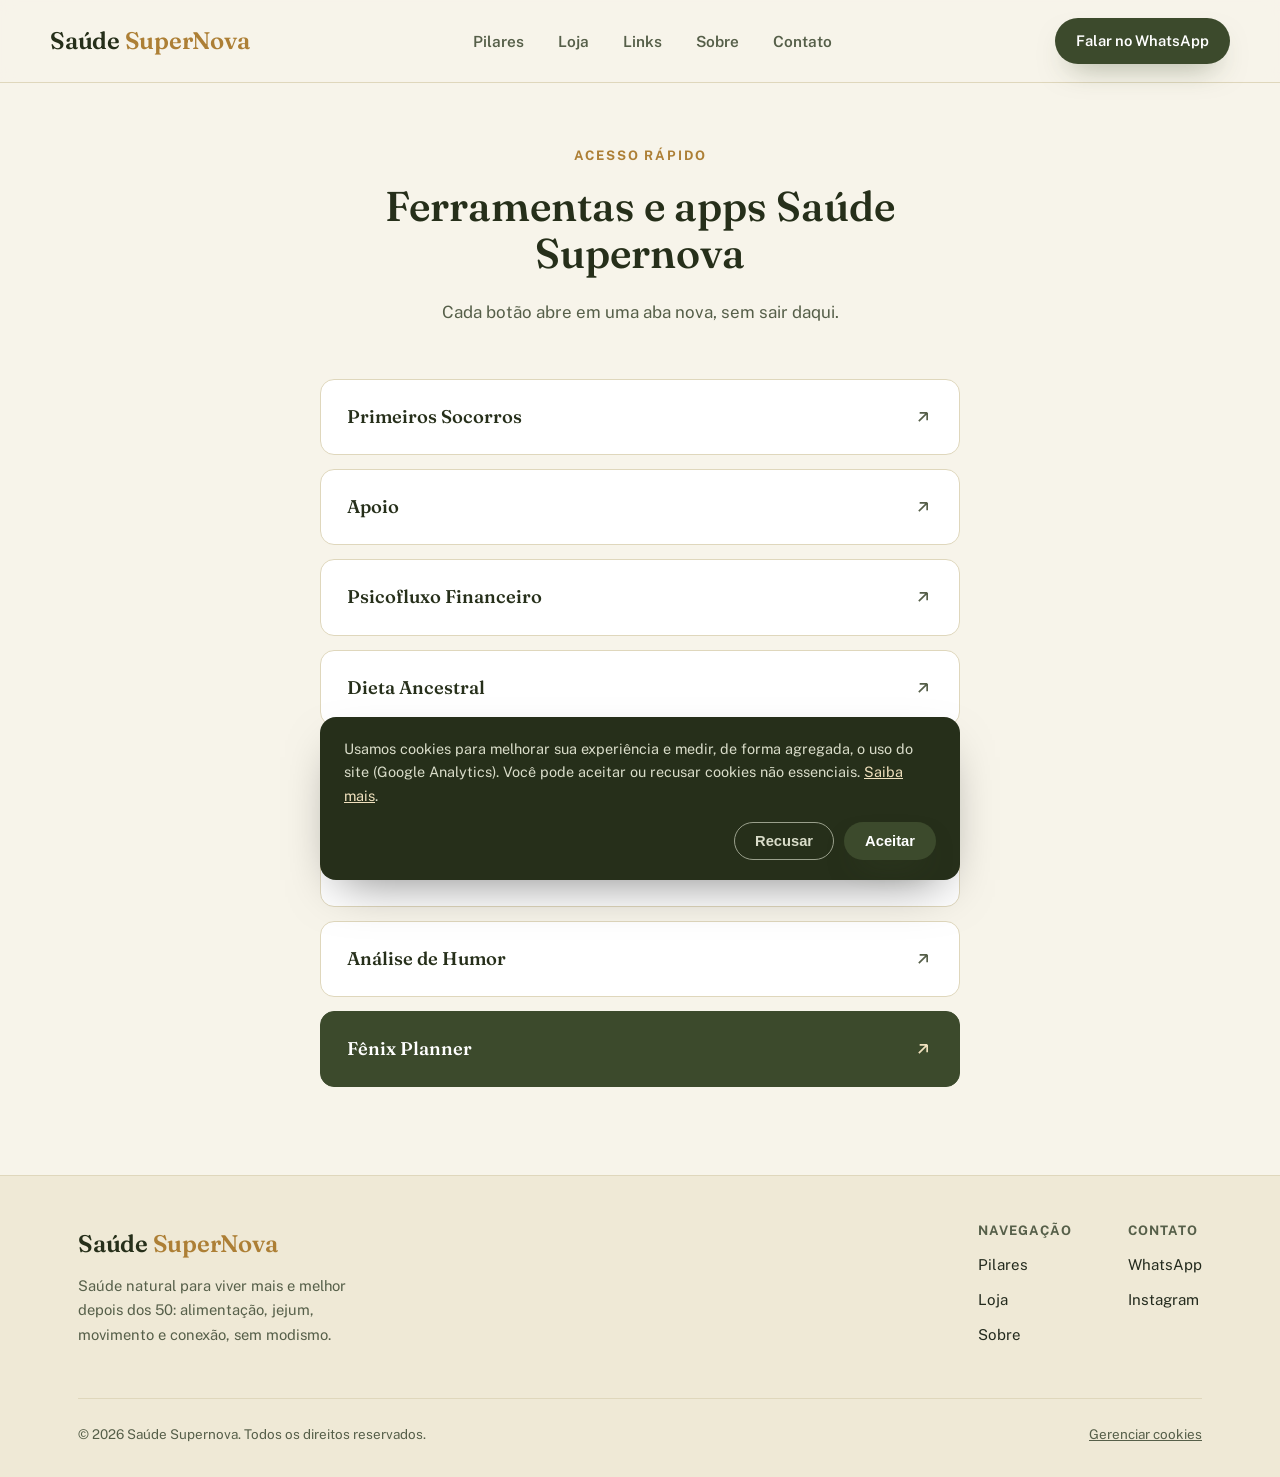
<file: links.html>
<!DOCTYPE html>
<html lang="pt-BR">
<head>
<meta charset="UTF-8">
<title>Links: Saúde Supernova</title>
<meta name="description" content="Acesso rápido às ferramentas e apps da Saúde Supernova.">
<meta name="viewport" content="width=device-width, initial-scale=1">
<link rel="stylesheet" href="/styles.css?v=4">
<meta name="robots" content="noindex">
</head>
<body>

<header>
  <div class="nav wrap">
    <a href="/" class="logo">Saúde <span>SuperNova</span></a>
    <nav>
      <ul class="nav-links" id="navLinks">
        <li><a href="/#pilares">Pilares</a></li>
        <li><a href="/#loja">Loja</a></li>
        <li><a href="/links.html">Links</a></li>
        <li><a href="/#sobre">Sobre</a></li>
        <li><a href="https://psicologiasupernova.com.br/contato.html">Contato</a></li>
      </ul>
    </nav>
    <a href="https://wa.me/5561991611997?text=Ol%C3%A1!%20Vim%20do%20site%20Sa%C3%BAde%20Supernova%20e%20quero%20saber%20mais." class="btn btn-primary btn-sm nav-cta">Falar no WhatsApp</a>
    <button class="nav-toggle" id="navToggle" aria-label="Abrir menu">
      <svg viewBox="0 0 24 24" fill="none" stroke="currentColor" stroke-width="2"><path d="M4 7h16M4 12h16M4 17h16"/></svg>
    </button>
  </div>
</header>

<section class="links-hero">
  <div class="wrap">
    <div class="section-head">
      <span class="eyebrow">Acesso rápido</span>
      <h2>Ferramentas e apps Saúde Supernova</h2>
      <p>Cada botão abre em uma aba nova, sem sair daqui.</p>
    </div>
    <div class="linklist">
      <a class="linkitem" href="https://primeirosap-ndw4ycus.manus.space/" target="_blank" rel="noopener">
        <span>Primeiros Socorros</span>
        <svg viewBox="0 0 24 24" fill="none" stroke="currentColor" stroke-width="2"><path d="M7 17 17 7M17 7H8M17 7v9"/></svg>
      </a>
      <a class="linkitem" href="https://psicosup-apo-rehq9ykh.manus.space/" target="_blank" rel="noopener">
        <span>Apoio</span>
        <svg viewBox="0 0 24 24" fill="none" stroke="currentColor" stroke-width="2"><path d="M7 17 17 7M17 7H8M17 7v9"/></svg>
      </a>
      <a class="linkitem" href="https://flow.canalseguro.app/" target="_blank" rel="noopener">
        <span>Psicofluxo Financeiro</span>
        <svg viewBox="0 0 24 24" fill="none" stroke="currentColor" stroke-width="2"><path d="M7 17 17 7M17 7H8M17 7v9"/></svg>
      </a>
      <a class="linkitem" href="https://supernova-di-qpdastzm.manus.space/" target="_blank" rel="noopener">
        <span>Dieta Ancestral</span>
        <svg viewBox="0 0 24 24" fill="none" stroke="currentColor" stroke-width="2"><path d="M7 17 17 7M17 7H8M17 7v9"/></svg>
      </a>
      <a class="linkitem" href="https://violenciaapp-er2j23jy.manus.space/" target="_blank" rel="noopener">
        <span>Violência contra Homens</span>
        <svg viewBox="0 0 24 24" fill="none" stroke="currentColor" stroke-width="2"><path d="M7 17 17 7M17 7H8M17 7v9"/></svg>
      </a>
      <a class="linkitem" href="https://supernova-mgdneygv.manus.space/" target="_blank" rel="noopener">
        <span>Jejuar</span>
        <svg viewBox="0 0 24 24" fill="none" stroke="currentColor" stroke-width="2"><path d="M7 17 17 7M17 7H8M17 7v9"/></svg>
      </a>
      <a class="linkitem" href="https://cuidarsup-cqbojzhh.manus.space" target="_blank" rel="noopener">
        <span>Análise de Humor</span>
        <svg viewBox="0 0 24 24" fill="none" stroke="currentColor" stroke-width="2"><path d="M7 17 17 7M17 7H8M17 7v9"/></svg>
      </a>
      <a class="linkitem linkitem-destaque" href="https://fenixplanner.com.br/" target="_blank" rel="noopener">
        <span>Fênix Planner</span>
        <svg viewBox="0 0 24 24" fill="none" stroke="currentColor" stroke-width="2"><path d="M7 17 17 7M17 7H8M17 7v9"/></svg>
      </a>
    </div>
  </div>
</section>

<footer>
  <div class="wrap">
    <div class="footer-grid">
      <div class="footer-brand">
        <a href="/" class="logo">Saúde <span>SuperNova</span></a>
        <p>Saúde natural para viver mais e melhor depois dos 50: alimentação, jejum, movimento e conexão, sem modismo.</p>
      </div>
      <div class="footer-links">
        <div class="footer-col">
          <h4>Navegação</h4>
          <a href="/#pilares">Pilares</a>
          <a href="/#loja">Loja</a>
          <a href="/#sobre">Sobre</a>
        </div>
        <div class="footer-col">
          <h4>Contato</h4>
          <a href="https://wa.me/5561991611997">WhatsApp</a>
          <a href="https://instagram.com/saudesupernova" target="_blank" rel="noopener">Instagram</a>
        </div>
      </div>
    </div>
    <div class="footer-bottom">
      <span>&copy; <span id="year"></span> Saúde Supernova. Todos os direitos reservados.</span>
      <a href="#" data-cookie-settings>Gerenciar cookies</a>
    </div>
  </div>
</footer>

<script src="/script.js?v=6" defer></script>
</body>
</html>
</file>
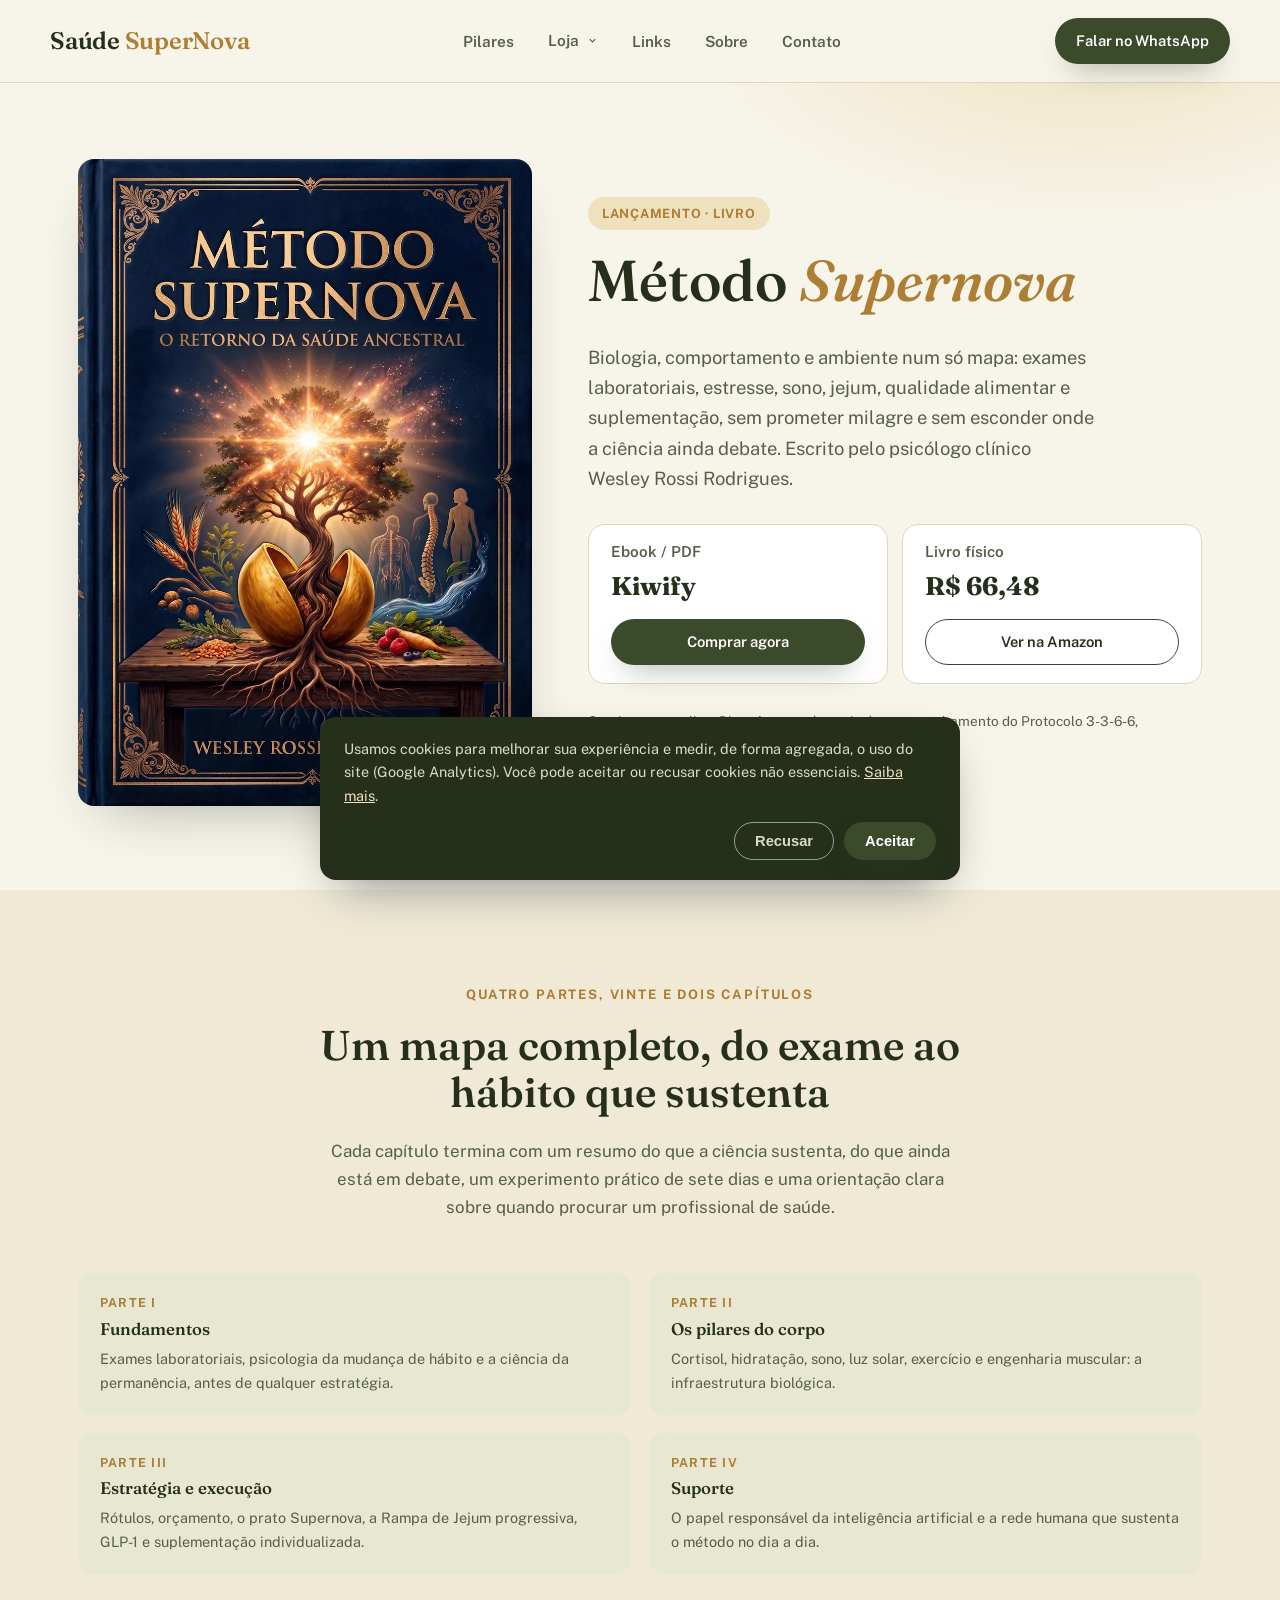
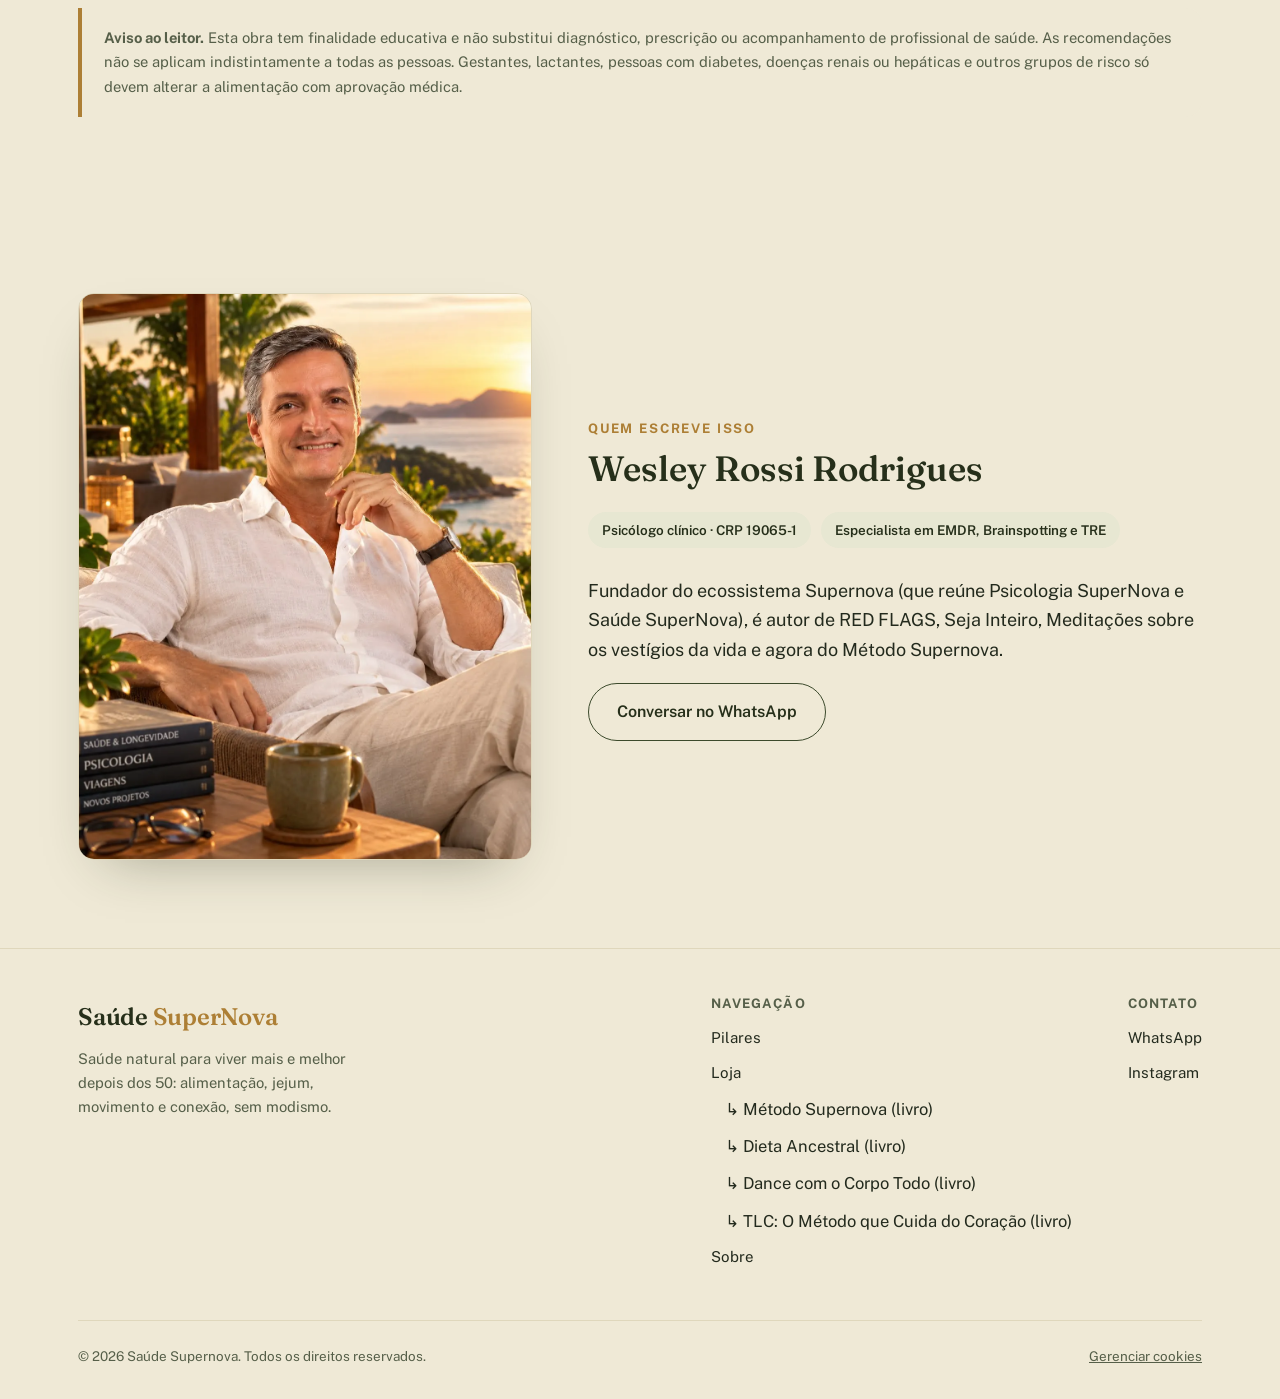
<file: metodo-supernova.html>
<!DOCTYPE html>
<html lang="pt-BR">
<head>
<meta charset="UTF-8">
<title>Método Supernova: Livro de Saúde Natural | Saúde Supernova</title>
<meta name="description" content="Método Supernova: livro que reúne exames, estresse, sono, jejum e suplementação num só mapa, pelo psicólogo clínico Wesley Rossi Rodrigues.">
<meta name="viewport" content="width=device-width, initial-scale=1">
<link rel="canonical" href="https://saudesupernova.org/metodo-supernova.html">
<link rel="stylesheet" href="/styles.css?v=4">
<meta property="og:title" content="Método Supernova: Livro de Saúde Natural | Saúde Supernova">
<meta property="og:description" content="Método Supernova: livro que reúne exames, estresse, sono, jejum e suplementação num só mapa, pelo psicólogo clínico Wesley Rossi Rodrigues.">
<meta property="og:type" content="book">
<style>
  .livro-hero .wrap{display:grid; grid-template-columns:.85fr 1.15fr; gap:56px; align-items:center;}
  .livro-capa{position:relative;}
  .livro-capa img{border-radius:var(--radius); box-shadow:var(--shadow); width:100%;}
  .livro-selo{display:inline-flex; align-items:center; gap:8px; background:var(--gold-soft); color:var(--gold); border-radius:999px; padding:6px 14px; font-size:.8rem; font-weight:700; letter-spacing:.06em; text-transform:uppercase; margin-bottom:18px;}
  .livro-precos{display:flex; gap:14px; flex-wrap:wrap; margin:26px 0;}
  .livro-preco-card{background:var(--white); border:1px solid var(--line); border-radius:var(--radius); padding:18px 22px; flex:1; min-width:200px;}
  .livro-preco-card h4{margin:0 0 4px; font-size:.95rem; color:var(--ink-soft); font-family:'Public Sans',sans-serif; font-weight:600;}
  .livro-preco-card strong{display:block; font-family:'Fraunces',serif; font-size:1.6rem; color:var(--forest-dark);}
  .livro-preco-card .btn{margin-top:12px; width:100%; justify-content:center;}
  .livro-partes{display:grid; grid-template-columns:repeat(2,1fr); gap:18px; margin-top:8px;}
  .livro-parte{background:var(--olive-soft); border-radius:var(--radius); padding:20px 22px;}
  .livro-parte span{display:block; font-size:.78rem; letter-spacing:.1em; text-transform:uppercase; color:var(--gold); font-weight:700; margin-bottom:6px;}
  .livro-parte h4{margin:0 0 8px; font-size:1.05rem;}
  .livro-parte p{margin:0; font-size:.9rem; color:var(--ink-soft);}
  .livro-aviso{background:var(--bg-alt); border-left:4px solid var(--gold); border-radius:0 var(--radius) var(--radius) 0; padding:18px 22px; font-size:.92rem; color:var(--ink-soft); margin-top:34px;}
  @media (max-width: 860px){
    .livro-hero .wrap{grid-template-columns:1fr;}
    .livro-capa{max-width:280px; margin:0 auto;}
    .livro-partes{grid-template-columns:1fr;}
  }
</style>
</head>
<body>

<header>
  <div class="nav wrap">
    <a href="/" class="logo">Saúde <span>SuperNova</span></a>
    <nav>
      <ul class="nav-links" id="navLinks">
        <li><a href="/#pilares">Pilares</a></li>
        <li class="nav-item">
          <a href="/#loja">Loja <svg class="caret" viewBox="0 0 24 24" fill="none" stroke="currentColor" stroke-width="2.5"><path d="M6 9l6 6 6-6"/></svg></a>
          <ul class="submenu">
            <li><a href="/metodo-supernova.html">Método Supernova (livro)</a></li>
            <li><a href="/dieta-ancestral.html">Dieta Ancestral (livro)</a></li>
            <li><a href="/dance-corpo-todo.html">Dance com o Corpo Todo (livro)</a></li>
            <li><a href="/tlc-metodo-coracao.html">TLC: O Método que Cuida do Coração (livro)</a></li>
          </ul>
        </li>
        <li><a href="/links.html">Links</a></li>
        <li><a href="/#sobre">Sobre</a></li>
        <li><a href="https://psicologiasupernova.com.br/contato.html">Contato</a></li>
      </ul>
    </nav>
    <a href="https://wa.me/5561991611997?text=Ol%C3%A1!%20Vim%20do%20site%20Sa%C3%BAde%20Supernova%20e%20quero%20saber%20mais." class="btn btn-primary btn-sm nav-cta">Falar no WhatsApp</a>
    <button class="nav-toggle" id="navToggle" aria-label="Abrir menu">
      <svg viewBox="0 0 24 24" fill="none" stroke="currentColor" stroke-width="2"><path d="M4 7h16M4 12h16M4 17h16"/></svg>
    </button>
  </div>
</header>

<section class="hero livro-hero">
  <div class="wrap">
    <div class="livro-capa">
      <picture><source srcset="/images/metodo-supernova-capa.webp" type="image/webp"><img src="/images/metodo-supernova-capa.jpg" alt="Capa do livro Método Supernova, de Wesley Rossi Rodrigues" loading="eager"></picture>
    </div>
    <div class="hero-copy">
      <span class="livro-selo">Lançamento · Livro</span>
      <h1>Método <span class="italic">Supernova</span></h1>
      <p class="lede">Biologia, comportamento e ambiente num só mapa: exames laboratoriais, estresse, sono, jejum, qualidade alimentar e suplementação, sem prometer milagre e sem esconder onde a ciência ainda debate. Escrito pelo psicólogo clínico Wesley Rossi Rodrigues.</p>

      <div class="livro-precos">
        <div class="livro-preco-card">
          <h4>Ebook / PDF</h4>
          <strong>Kiwify</strong>
          <a href="https://pay.kiwify.com.br/8JauRup" target="_blank" rel="noopener" class="btn btn-primary btn-sm" id="linkKiwify">Comprar agora</a>
        </div>
        <div class="livro-preco-card">
          <h4>Livro físico</h4>
          <strong>R$ 66,48</strong>
          <a href="https://www.amazon.com.br/dp/B0HJZWYQ45" target="_blank" rel="noopener" class="btn btn-outline btn-sm">Ver na Amazon</a>
        </div>
      </div>

      <p style="font-size:.85rem; color:var(--ink-soft);">Continue com o livro <a href="/dieta-ancestral.html" style="text-decoration:underline;">Dieta Ancestral</a>, o guia de acompanhamento do Protocolo 3-3-6-6, disponível aqui na Saúde SuperNova.</p>
    </div>
  </div>
</section>

<section id="sobre-o-livro" class="alt">
  <div class="wrap">
    <div class="section-head">
      <span class="eyebrow">Quatro partes, vinte e dois capítulos</span>
      <h2>Um mapa completo, do exame ao hábito que sustenta</h2>
      <p>Cada capítulo termina com um resumo do que a ciência sustenta, do que ainda está em debate, um experimento prático de sete dias e uma orientação clara sobre quando procurar um profissional de saúde.</p>
    </div>
    <div class="livro-partes">
      <div class="livro-parte">
        <span>Parte I</span>
        <h4>Fundamentos</h4>
        <p>Exames laboratoriais, psicologia da mudança de hábito e a ciência da permanência, antes de qualquer estratégia.</p>
      </div>
      <div class="livro-parte">
        <span>Parte II</span>
        <h4>Os pilares do corpo</h4>
        <p>Cortisol, hidratação, sono, luz solar, exercício e engenharia muscular: a infraestrutura biológica.</p>
      </div>
      <div class="livro-parte">
        <span>Parte III</span>
        <h4>Estratégia e execução</h4>
        <p>Rótulos, orçamento, o prato Supernova, a Rampa de Jejum progressiva, GLP-1 e suplementação individualizada.</p>
      </div>
      <div class="livro-parte">
        <span>Parte IV</span>
        <h4>Suporte</h4>
        <p>O papel responsável da inteligência artificial e a rede humana que sustenta o método no dia a dia.</p>
      </div>
    </div>

    <div class="livro-aviso">
      <strong>Aviso ao leitor.</strong> Esta obra tem finalidade educativa e não substitui diagnóstico, prescrição ou acompanhamento de profissional de saúde. As recomendações não se aplicam indistintamente a todas as pessoas. Gestantes, lactantes, pessoas com diabetes, doenças renais ou hepáticas e outros grupos de risco só devem alterar a alimentação com aprovação médica.
    </div>
  </div>
</section>

<section id="sobre" class="alt">
  <div class="wrap bio">
    <div class="bio-photo"><picture><source srcset="/images/wesley-bio.webp" type="image/webp"><img src="/images/wesley-bio.jpg" alt="Wesley Rossi Rodrigues" loading="lazy"></picture></div>
    <div class="bio-body">
      <span class="eyebrow">Quem escreve isso</span>
      <h2>Wesley Rossi Rodrigues</h2>
      <div class="credentials">
        <span>Psicólogo clínico · CRP 19065-1</span>
        <span>Especialista em EMDR, Brainspotting e TRE</span>
      </div>
      <p>Fundador do ecossistema Supernova (que reúne Psicologia SuperNova e Saúde SuperNova), é autor de RED FLAGS, Seja Inteiro, Meditações sobre os vestígios da vida e agora do Método Supernova.</p>
      <a href="https://wa.me/5561991611997?text=Ol%C3%A1!%20Vim%20do%20site%20Sa%C3%BAde%20Supernova%20e%20quero%20saber%20mais." class="btn btn-outline">Conversar no WhatsApp</a>
    </div>
  </div>
</section>

<footer>
  <div class="wrap">
    <div class="footer-grid">
      <div class="footer-brand">
        <a href="/" class="logo">Saúde <span>SuperNova</span></a>
        <p>Saúde natural para viver mais e melhor depois dos 50: alimentação, jejum, movimento e conexão, sem modismo.</p>
      </div>
      <div class="footer-links">
        <div class="footer-col">
          <h4>Navegação</h4>
          <a href="/#pilares">Pilares</a>
          <a href="/#loja">Loja</a>
          <a href="/metodo-supernova.html" style="padding-left:14px; font-size:.92em;">↳ Método Supernova (livro)</a>
          <a href="/dieta-ancestral.html" style="padding-left:14px; font-size:.92em;">↳ Dieta Ancestral (livro)</a>
          <a href="/dance-corpo-todo.html" style="padding-left:14px; font-size:.92em;">↳ Dance com o Corpo Todo (livro)</a>
          <a href="/tlc-metodo-coracao.html" style="padding-left:14px; font-size:.92em;">↳ TLC: O Método que Cuida do Coração (livro)</a>
          <a href="/#sobre">Sobre</a>
        </div>
        <div class="footer-col">
          <h4>Contato</h4>
          <a href="https://wa.me/5561991611997">WhatsApp</a>
          <a href="https://instagram.com/saudesupernova" target="_blank" rel="noopener">Instagram</a>
        </div>
      </div>
    </div>
    <div class="footer-bottom">
      <span>&copy; <span id="year"></span> Saúde Supernova. Todos os direitos reservados.</span>
      <a href="#" data-cookie-settings>Gerenciar cookies</a>
    </div>
  </div>
</footer>

<script src="/script.js?v=6" defer></script>
</body>
</html>
</file>
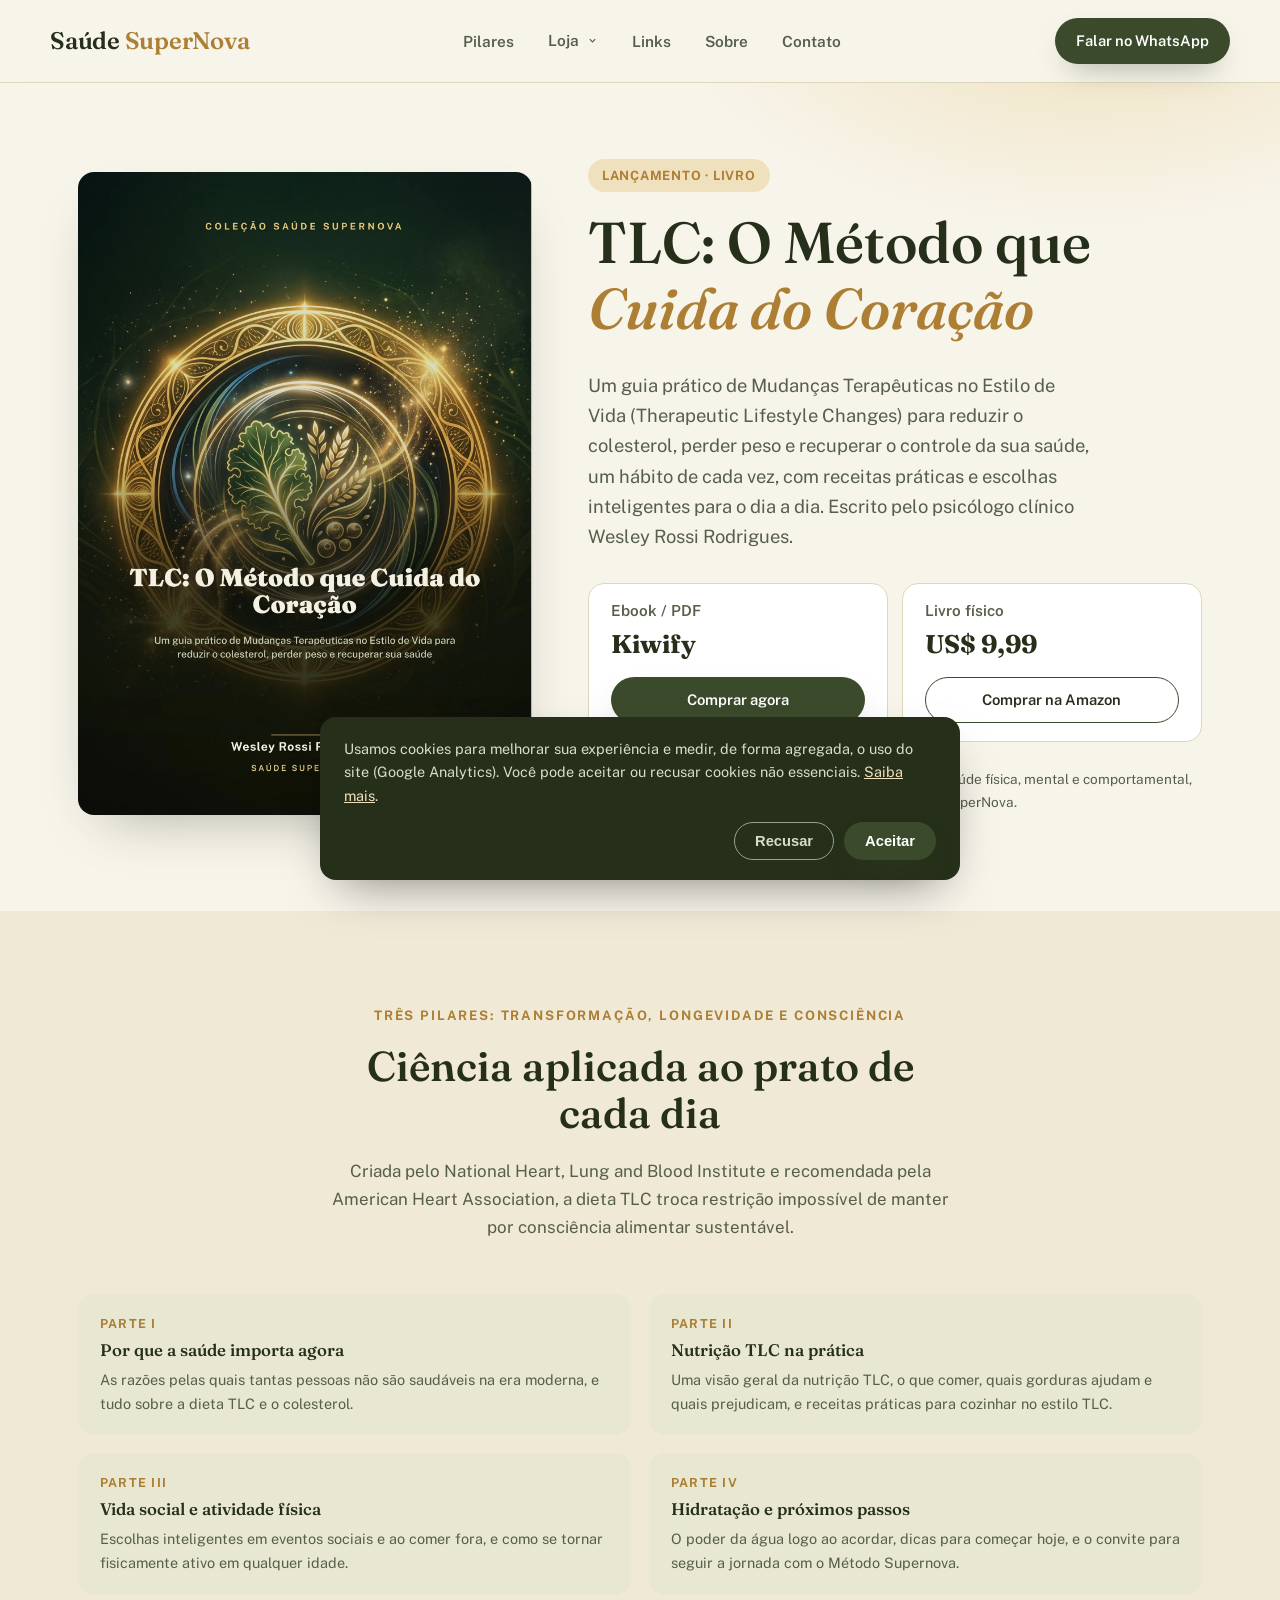
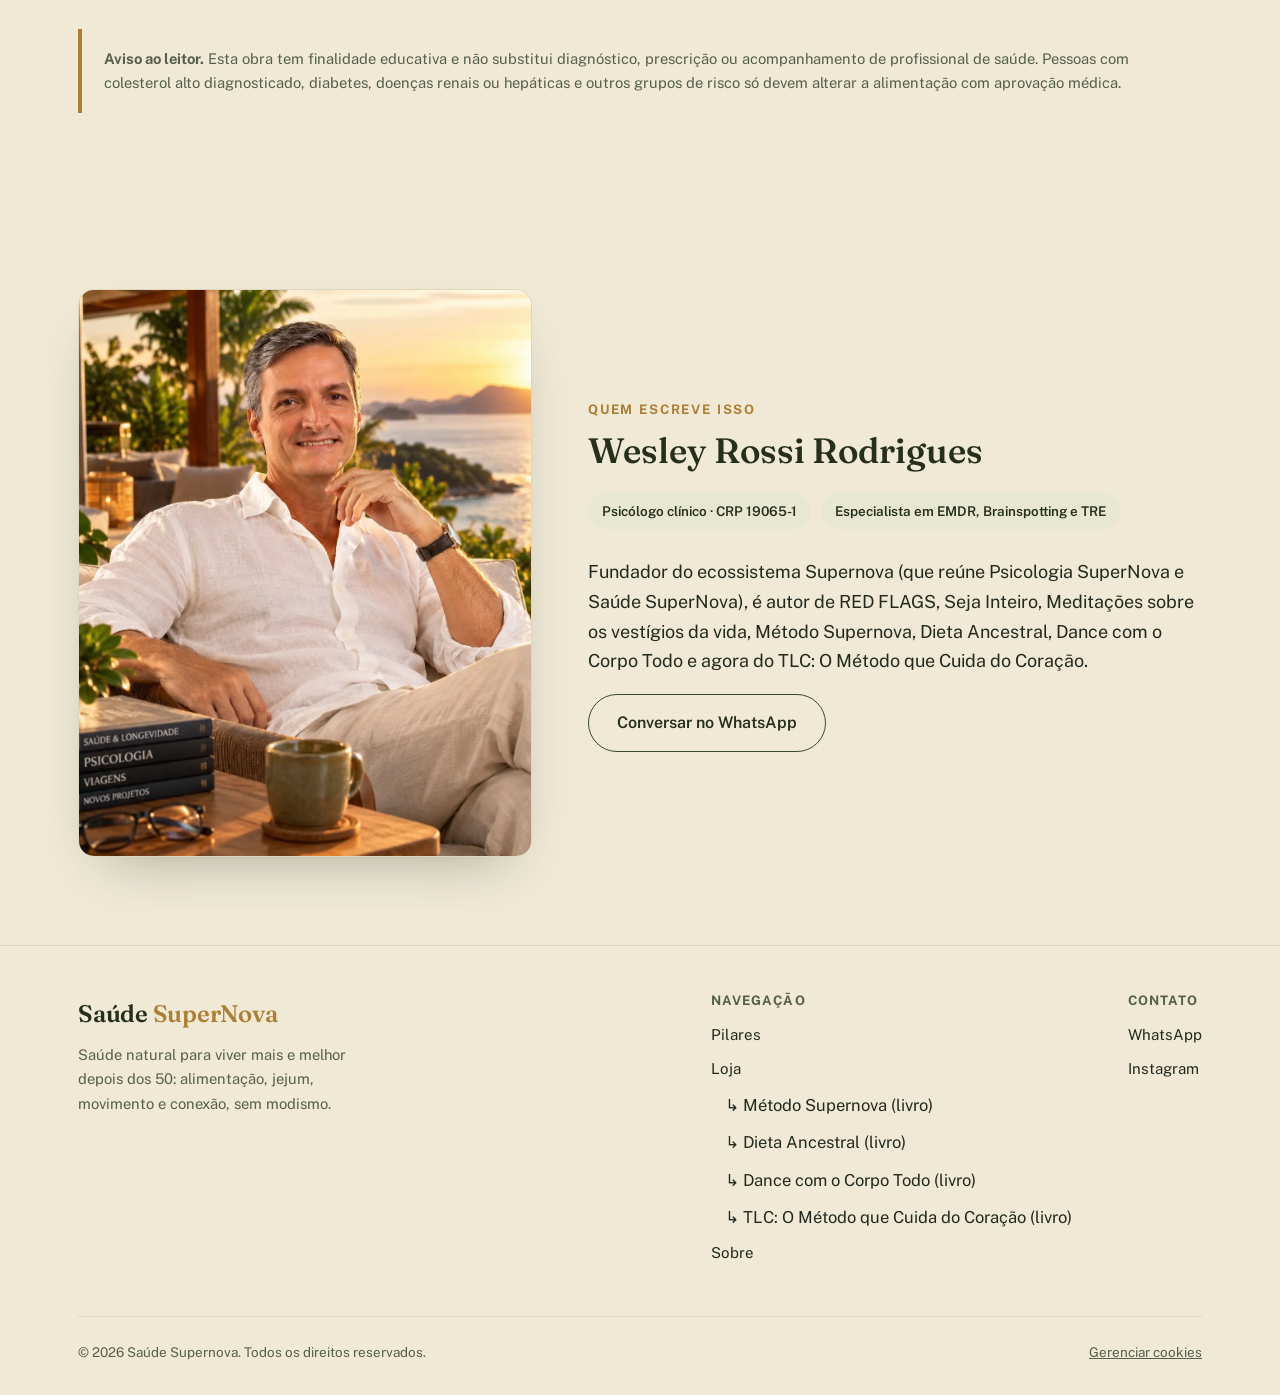
<file: tlc-metodo-coracao.html>
<!DOCTYPE html>
<html lang="pt-BR">
<head>
<meta charset="UTF-8">
<title>TLC, o Método que Cuida do Coração | Saúde Supernova</title>
<meta name="description" content="TLC: guia prático de mudanças terapêuticas no estilo de vida para reduzir o colesterol, perder peso e recuperar a saúde. Por Wesley Rossi Rodrigues.">
<meta name="viewport" content="width=device-width, initial-scale=1">
<link rel="canonical" href="https://saudesupernova.org/tlc-metodo-coracao.html">
<link rel="stylesheet" href="/styles.css?v=4">
<meta property="og:title" content="TLC, o Método que Cuida do Coração | Saúde Supernova">
<meta property="og:description" content="TLC: guia prático de mudanças terapêuticas no estilo de vida para reduzir o colesterol, perder peso e recuperar a saúde. Por Wesley Rossi Rodrigues.">
<meta property="og:type" content="book">
<style>
  .livro-hero .wrap{display:grid; grid-template-columns:.85fr 1.15fr; gap:56px; align-items:center;}
  .livro-capa{position:relative;}
  .livro-capa img{border-radius:var(--radius); box-shadow:var(--shadow); width:100%;}
  .livro-selo{display:inline-flex; align-items:center; gap:8px; background:var(--gold-soft); color:var(--gold); border-radius:999px; padding:6px 14px; font-size:.8rem; font-weight:700; letter-spacing:.06em; text-transform:uppercase; margin-bottom:18px;}
  .livro-precos{display:flex; gap:14px; flex-wrap:wrap; margin:26px 0;}
  .livro-preco-card{background:var(--white); border:1px solid var(--line); border-radius:var(--radius); padding:18px 22px; flex:1; min-width:200px;}
  .livro-preco-card h4{margin:0 0 4px; font-size:.95rem; color:var(--ink-soft); font-family:'Public Sans',sans-serif; font-weight:600;}
  .livro-preco-card strong{display:block; font-family:'Fraunces',serif; font-size:1.6rem; color:var(--forest-dark);}
  .livro-preco-card .btn{margin-top:12px; width:100%; justify-content:center;}
  .livro-partes{display:grid; grid-template-columns:repeat(2,1fr); gap:18px; margin-top:8px;}
  .livro-parte{background:var(--olive-soft); border-radius:var(--radius); padding:20px 22px;}
  .livro-parte span{display:block; font-size:.78rem; letter-spacing:.1em; text-transform:uppercase; color:var(--gold); font-weight:700; margin-bottom:6px;}
  .livro-parte h4{margin:0 0 8px; font-size:1.05rem;}
  .livro-parte p{margin:0; font-size:.9rem; color:var(--ink-soft);}
  .livro-aviso{background:var(--bg-alt); border-left:4px solid var(--gold); border-radius:0 var(--radius) var(--radius) 0; padding:18px 22px; font-size:.92rem; color:var(--ink-soft); margin-top:34px;}
  @media (max-width: 860px){
    .livro-hero .wrap{grid-template-columns:1fr;}
    .livro-capa{max-width:280px; margin:0 auto;}
    .livro-partes{grid-template-columns:1fr;}
  }
</style>
</head>
<body>

<header>
  <div class="nav wrap">
    <a href="/" class="logo">Saúde <span>SuperNova</span></a>
    <nav>
      <ul class="nav-links" id="navLinks">
        <li><a href="/#pilares">Pilares</a></li>
        <li class="nav-item">
          <a href="/#loja">Loja <svg class="caret" viewBox="0 0 24 24" fill="none" stroke="currentColor" stroke-width="2.5"><path d="M6 9l6 6 6-6"/></svg></a>
          <ul class="submenu">
            <li><a href="/metodo-supernova.html">Método Supernova (livro)</a></li>
            <li><a href="/dieta-ancestral.html">Dieta Ancestral (livro)</a></li>
            <li><a href="/dance-corpo-todo.html">Dance com o Corpo Todo (livro)</a></li>
            <li><a href="/tlc-metodo-coracao.html">TLC: O Método que Cuida do Coração (livro)</a></li>
          </ul>
        </li>
        <li><a href="/links.html">Links</a></li>
        <li><a href="/#sobre">Sobre</a></li>
        <li><a href="https://psicologiasupernova.com.br/contato.html">Contato</a></li>
      </ul>
    </nav>
    <a href="https://wa.me/5561991611997?text=Ol%C3%A1!%20Vim%20do%20site%20Sa%C3%BAde%20Supernova%20e%20quero%20saber%20mais." class="btn btn-primary btn-sm nav-cta">Falar no WhatsApp</a>
    <button class="nav-toggle" id="navToggle" aria-label="Abrir menu">
      <svg viewBox="0 0 24 24" fill="none" stroke="currentColor" stroke-width="2"><path d="M4 7h16M4 12h16M4 17h16"/></svg>
    </button>
  </div>
</header>

<section class="hero livro-hero">
  <div class="wrap">
    <div class="livro-capa">
      <picture><source srcset="/images/tlc-metodo-coracao-capa.webp" type="image/webp"><img src="/images/tlc-metodo-coracao-capa.jpg" alt="Capa do livro TLC: O Método que Cuida do Coração, de Wesley Rossi Rodrigues" loading="eager"></picture>
    </div>
    <div class="hero-copy">
      <span class="livro-selo">Lançamento · Livro</span>
      <h1>TLC: O Método que <span class="italic">Cuida do Coração</span></h1>
      <p class="lede">Um guia prático de Mudanças Terapêuticas no Estilo de Vida (Therapeutic Lifestyle Changes) para reduzir o colesterol, perder peso e recuperar o controle da sua saúde, um hábito de cada vez, com receitas práticas e escolhas inteligentes para o dia a dia. Escrito pelo psicólogo clínico Wesley Rossi Rodrigues.</p>

      <div class="livro-precos">
        <div class="livro-preco-card">
          <h4>Ebook / PDF</h4>
          <strong>Kiwify</strong>
          <a href="https://pay.kiwify.com.br/pyHpqJx" target="_blank" rel="noopener" class="btn btn-primary btn-sm" id="linkKiwify">Comprar agora</a>
        </div>
        <div class="livro-preco-card">
          <h4>Livro físico</h4>
          <strong>US$ 9,99</strong>
          <a href="https://www.amazon.com/dp/B0HMG7KJCH" target="_blank" rel="noopener" class="btn btn-outline btn-sm">Comprar na Amazon</a>
        </div>
      </div>

      <p style="font-size:.85rem; color:var(--ink-soft);">Para dar o próximo passo rumo a um mapa completo de saúde física, mental e comportamental, conheça o <a href="/metodo-supernova.html" style="text-decoration:underline;">Método Supernova</a>, disponível aqui na Saúde SuperNova.</p>
    </div>
  </div>
</section>

<section id="sobre-o-livro" class="alt">
  <div class="wrap">
    <div class="section-head">
      <span class="eyebrow">Três pilares: Transformação, Longevidade e Consciência</span>
      <h2>Ciência aplicada ao prato de cada dia</h2>
      <p>Criada pelo National Heart, Lung and Blood Institute e recomendada pela American Heart Association, a dieta TLC troca restrição impossível de manter por consciência alimentar sustentável.</p>
    </div>
    <div class="livro-partes">
      <div class="livro-parte">
        <span>Parte I</span>
        <h4>Por que a saúde importa agora</h4>
        <p>As razões pelas quais tantas pessoas não são saudáveis na era moderna, e tudo sobre a dieta TLC e o colesterol.</p>
      </div>
      <div class="livro-parte">
        <span>Parte II</span>
        <h4>Nutrição TLC na prática</h4>
        <p>Uma visão geral da nutrição TLC, o que comer, quais gorduras ajudam e quais prejudicam, e receitas práticas para cozinhar no estilo TLC.</p>
      </div>
      <div class="livro-parte">
        <span>Parte III</span>
        <h4>Vida social e atividade física</h4>
        <p>Escolhas inteligentes em eventos sociais e ao comer fora, e como se tornar fisicamente ativo em qualquer idade.</p>
      </div>
      <div class="livro-parte">
        <span>Parte IV</span>
        <h4>Hidratação e próximos passos</h4>
        <p>O poder da água logo ao acordar, dicas para começar hoje, e o convite para seguir a jornada com o Método Supernova.</p>
      </div>
    </div>

    <div class="livro-aviso">
      <strong>Aviso ao leitor.</strong> Esta obra tem finalidade educativa e não substitui diagnóstico, prescrição ou acompanhamento de profissional de saúde. Pessoas com colesterol alto diagnosticado, diabetes, doenças renais ou hepáticas e outros grupos de risco só devem alterar a alimentação com aprovação médica.
    </div>
  </div>
</section>

<section id="sobre" class="alt">
  <div class="wrap bio">
    <div class="bio-photo"><picture><source srcset="/images/wesley-bio.webp" type="image/webp"><img src="/images/wesley-bio.jpg" alt="Wesley Rossi Rodrigues" loading="lazy"></picture></div>
    <div class="bio-body">
      <span class="eyebrow">Quem escreve isso</span>
      <h2>Wesley Rossi Rodrigues</h2>
      <div class="credentials">
        <span>Psicólogo clínico · CRP 19065-1</span>
        <span>Especialista em EMDR, Brainspotting e TRE</span>
      </div>
      <p>Fundador do ecossistema Supernova (que reúne Psicologia SuperNova e Saúde SuperNova), é autor de RED FLAGS, Seja Inteiro, Meditações sobre os vestígios da vida, Método Supernova, Dieta Ancestral, Dance com o Corpo Todo e agora do TLC: O Método que Cuida do Coração.</p>
      <a href="https://wa.me/5561991611997?text=Ol%C3%A1!%20Vim%20do%20site%20Sa%C3%BAde%20Supernova%20e%20quero%20saber%20mais." class="btn btn-outline">Conversar no WhatsApp</a>
    </div>
  </div>
</section>

<footer>
  <div class="wrap">
    <div class="footer-grid">
      <div class="footer-brand">
        <a href="/" class="logo">Saúde <span>SuperNova</span></a>
        <p>Saúde natural para viver mais e melhor depois dos 50: alimentação, jejum, movimento e conexão, sem modismo.</p>
      </div>
      <div class="footer-links">
        <div class="footer-col">
          <h4>Navegação</h4>
          <a href="/#pilares">Pilares</a>
          <a href="/#loja">Loja</a>
          <a href="/metodo-supernova.html" style="padding-left:14px; font-size:.92em;">↳ Método Supernova (livro)</a>
          <a href="/dieta-ancestral.html" style="padding-left:14px; font-size:.92em;">↳ Dieta Ancestral (livro)</a>
          <a href="/dance-corpo-todo.html" style="padding-left:14px; font-size:.92em;">↳ Dance com o Corpo Todo (livro)</a>
          <a href="/tlc-metodo-coracao.html" style="padding-left:14px; font-size:.92em;">↳ TLC: O Método que Cuida do Coração (livro)</a>
          <a href="/#sobre">Sobre</a>
        </div>
        <div class="footer-col">
          <h4>Contato</h4>
          <a href="https://wa.me/5561991611997">WhatsApp</a>
          <a href="https://instagram.com/saudesupernova" target="_blank" rel="noopener">Instagram</a>
        </div>
      </div>
    </div>
    <div class="footer-bottom">
      <span>&copy; <span id="year"></span> Saúde Supernova. Todos os direitos reservados.</span>
      <a href="#" data-cookie-settings>Gerenciar cookies</a>
    </div>
  </div>
</footer>

<script src="/script.js?v=6" defer></script>
</body>
</html>
</file>
<file: styles.css>
@import url('https://fonts.googleapis.com/css2?family=Fraunces:ital,opsz,wght@0,9..144,400;0,9..144,500;0,9..144,600;1,9..144,500&family=Public+Sans:wght@400;500;600;700&display=swap');

:root{
  --bg: #F7F4EA;
  --bg-alt: #EFE9D6;
  --ink: #232A1D;
  --ink-soft: #565F49;
  --forest: #3C4A2C;
  --forest-dark: #262F1A;
  --olive: #7C8858;
  --olive-soft: #E7E7D2;
  --gold: #AD7F35;
  --gold-soft: #F0E1BE;
  --line: #DFD7BC;
  --white: #FFFFFF;
  --radius: 16px;
  --shadow: 0 24px 55px -28px rgba(38, 47, 26, 0.4);
  --maxw: 1180px;
}

*{box-sizing:border-box;}
html{scroll-behavior:smooth;}
body{
  margin:0;
  background:var(--bg);
  color:var(--ink);
  font-family:'Public Sans', system-ui, -apple-system, 'Segoe UI', sans-serif;
  font-size:18px;
  line-height:1.65;
  -webkit-font-smoothing:antialiased;
}
h1,h2,h3,h4{
  font-family:'Fraunces', Georgia, serif;
  font-weight:560;
  line-height:1.14;
  margin:0 0 .5em;
  color:var(--forest-dark);
}
p{margin:0 0 1em;}
a{color:inherit;}
img{max-width:100%;display:block;}
.wrap{max-width:var(--maxw); margin:0 auto; padding:0 28px;}
.eyebrow{
  display:inline-block;
  font-size:.82rem;
  font-weight:700;
  letter-spacing:.14em;
  text-transform:uppercase;
  color:var(--gold);
  margin-bottom:16px;
}
.italic{font-style:italic; color:var(--gold);}

/* Buttons */
.btn{
  display:inline-flex;
  align-items:center;
  gap:9px;
  padding:15px 28px;
  border-radius:999px;
  font-weight:600;
  font-size:1rem;
  text-decoration:none;
  border:1px solid transparent;
  cursor:pointer;
  transition:transform .15s ease, box-shadow .15s ease, background .15s ease;
}
.btn-primary{
  background:var(--forest);
  color:var(--white);
  box-shadow:0 14px 30px -14px rgba(60,74,44,.55);
}
.btn-primary:hover{transform:translateY(-2px); background:var(--forest-dark);}
.btn-outline{
  background:transparent;
  border-color:var(--forest);
  color:var(--forest-dark);
}
.btn-outline:hover{background:var(--olive-soft);}
.btn-sm{padding:10px 20px; font-size:.92rem;}

/* Header */
header{
  position:sticky; top:0; z-index:40;
  background:rgba(247,244,234,.92);
  backdrop-filter:blur(8px);
  border-bottom:1px solid var(--line);
}
.nav{display:flex; align-items:center; justify-content:space-between; padding:18px 0;}
.logo{
  font-family:'Fraunces', serif;
  font-size:1.5rem;
  font-weight:600;
  text-decoration:none;
  color:var(--forest-dark);
  letter-spacing:-.01em;
}
.logo span{color:var(--gold);}
.nav-links{
  display:flex; gap:34px; list-style:none; margin:0; padding:0;
}
.nav-links a{
  text-decoration:none;
  font-weight:600;
  font-size:.96rem;
  color:var(--ink-soft);
}
.nav-links a:hover{color:var(--forest-dark);}
.nav-toggle{display:none; background:none; border:none; cursor:pointer; padding:6px;}
.nav-toggle svg{width:26px; height:26px; color:var(--forest-dark);}

.nav-item{position:relative; display:flex; align-items:center;}
.nav-item .caret{width:11px; height:11px; margin-left:4px; color:var(--ink-soft); transition:transform .15s ease;}
.submenu{
  list-style:none; margin:0; padding:8px 0;
  position:absolute; top:100%; left:0; min-width:240px;
  background:var(--bg); border:1px solid var(--line); border-radius:10px;
  box-shadow:var(--shadow);
  opacity:0; visibility:hidden; transform:translateY(4px);
  transition:opacity .15s ease, transform .15s ease;
  z-index:20;
}
.nav-item:hover .submenu,
.nav-item:focus-within .submenu{opacity:1; visibility:visible; transform:translateY(0);}
.nav-item:hover .caret{transform:rotate(180deg);}
.submenu a{display:block; padding:10px 18px; font-size:.9rem; white-space:nowrap;}

/* Hero */
.hero{
  padding:76px 0 84px;
  background:
    radial-gradient(700px 380px at 85% -10%, var(--gold-soft) 0%, transparent 60%),
    var(--bg);
  position:relative; overflow:hidden;
}
.hero .wrap{display:grid; grid-template-columns:1.1fr .9fr; gap:56px; align-items:center;}
.hero h1{font-size:clamp(2.4rem, 4.6vw, 3.6rem); max-width:14ch;}
.hero .lede{font-size:1.15rem; color:var(--ink-soft); max-width:46ch; margin-bottom:30px;}
.hero-ctas{display:flex; gap:14px; flex-wrap:wrap;}
.hero-art{
  aspect-ratio:1/1.05;
  border-radius:28px;
  background:linear-gradient(160deg, var(--forest) 0%, var(--forest-dark) 100%);
  position:relative;
  overflow:hidden;
  box-shadow:var(--shadow);
}
.hero-art img{
  position:absolute; inset:0;
  width:100%; height:100%;
  object-fit:cover; object-position:top center;
}
.hero-art::before{
  content:"";
  position:absolute; inset:0; z-index:1;
  background-image:
    radial-gradient(circle at 20% 20%, rgba(255,255,255,.08) 0, transparent 40%),
    linear-gradient(180deg, rgba(38,47,26,0) 45%, rgba(35,42,26,.92) 100%);
}
.hero-art .art-label{z-index:2;}
.hero-art .art-label{
  position:absolute; bottom:26px; left:26px; right:26px;
  color:var(--gold-soft);
  font-family:'Fraunces', serif;
  font-style:italic;
  font-size:1.2rem;
  line-height:1.4;
}
.hero-facts{
  display:flex; gap:0; margin-top:40px; border-top:1px solid var(--line); padding-top:26px;
}
.hero-fact{flex:1; padding-right:20px;}
.hero-fact strong{display:block; font-family:'Fraunces',serif; font-size:1.5rem; color:var(--forest-dark);}
.hero-fact span{font-size:.88rem; color:var(--ink-soft);}

/* Section shell */
section{padding:88px 0;}
.section-head{max-width:640px; margin:0 auto 52px; text-align:center;}
.section-head h2{font-size:clamp(1.9rem, 3.4vw, 2.6rem);}
.section-head p{color:var(--ink-soft); font-size:1.06rem;}
.alt{background:var(--bg-alt);}

/* Pilares grid */
.pilares{display:grid; grid-template-columns:repeat(4, 1fr); gap:22px;}
.pilar{
  background:var(--white);
  border:1px solid var(--line);
  border-radius:var(--radius);
  padding:32px 26px;
  transition:transform .18s ease, box-shadow .18s ease;
}
.pilar:hover{transform:translateY(-4px); box-shadow:var(--shadow);}
.pilar-icon{
  width:52px; height:52px; border-radius:14px;
  background:var(--olive-soft);
  display:flex; align-items:center; justify-content:center;
  margin-bottom:20px;
}
.pilar-icon svg{width:26px; height:26px; color:var(--forest);}
.pilar h3{font-size:1.22rem; margin-bottom:10px;}
.pilar p{color:var(--ink-soft); font-size:.98rem; margin:0;}

/* Banner photo */
.banner-photo{padding:0;}
.banner-photo figure{
  position:relative; margin:0;
  border-radius:28px; overflow:hidden;
  aspect-ratio:21/9;
  box-shadow:var(--shadow);
}
.banner-photo img{width:100%; height:100%; object-fit:cover; object-position:50% 25%;}
.banner-photo figcaption{
  position:absolute; left:0; right:0; bottom:0;
  padding:36px 44px;
  background:linear-gradient(0deg, rgba(35,42,26,.85) 0%, transparent 100%);
  color:var(--white);
  font-family:'Fraunces', serif;
  font-size:clamp(1.3rem, 2.6vw, 1.9rem);
  max-width:60ch;
}

/* Diferencial (comparison) */
.diferencial{display:grid; grid-template-columns:1fr 1fr; gap:0; border:1px solid var(--line); border-radius:var(--radius); overflow:hidden; background:var(--white);}
.dif-col{padding:40px 38px;}
.dif-col.no{background:var(--bg-alt);}
.dif-col.yes{background:var(--forest); color:var(--white);}
.dif-col h3{font-size:1.1rem; text-transform:uppercase; letter-spacing:.08em; margin-bottom:22px;}
.dif-col.no h3{color:var(--ink-soft);}
.dif-col.yes h3{color:var(--gold-soft);}
.dif-col.yes h3, .dif-col.yes p{color:inherit;}
.dif-list{list-style:none; margin:0; padding:0; display:grid; gap:16px;}
.dif-list li{display:flex; gap:12px; font-size:.98rem; align-items:flex-start;}
.dif-list svg{width:19px; height:19px; flex-shrink:0; margin-top:3px;}
.dif-col.no svg{color:#B45A45;}
.dif-col.yes svg{color:var(--gold-soft);}
.dif-col.yes .dif-list li{color:#F2EFE0;}

/* Loja / produtos */
.produtos{display:grid; grid-template-columns:repeat(3, 1fr); gap:24px;}
.produto{
  background:var(--white);
  border:1px solid var(--line);
  border-radius:var(--radius);
  padding:24px 24px 26px;
  display:flex; flex-direction:column; gap:6px;
  transition:transform .18s ease, box-shadow .18s ease;
}
.produto:hover{transform:translateY(-4px); box-shadow:var(--shadow);}
.produto-destaque{border-color:var(--gold); box-shadow:0 0 0 1px var(--gold) inset;}
.produto-foto{
  position:relative;
  aspect-ratio:1/1;
  border-radius:12px;
  background:var(--bg-alt);
  margin-bottom:14px;
  overflow:hidden;
}
.produto-foto img{
  position:absolute; inset:0;
  width:100%; height:100%;
  object-fit:contain;
  padding:11%;
  box-sizing:border-box;
}
.produto h3{font-size:1.15rem; margin-bottom:4px;}
.produto p{color:var(--ink-soft); font-size:.92rem; flex:1; margin-bottom:16px;}
.produto .btn{align-self:flex-start;}
.produto-em-breve{opacity:.55; cursor:default; pointer-events:none;}
.produtos-nota{
  text-align:center; color:var(--ink-soft); font-size:.86rem;
  max-width:56ch; margin:34px auto 0;
}

/* Links page */
.links-hero{padding-top:56px;}
.linklist{
  max-width:640px; margin:0 auto;
  display:flex; flex-direction:column; gap:14px;
}
.linkitem{
  display:flex; align-items:center; justify-content:space-between;
  background:var(--white);
  border:1px solid var(--line);
  border-radius:14px;
  padding:22px 26px;
  text-decoration:none;
  font-family:'Fraunces', serif;
  font-size:1.15rem;
  font-weight:560;
  color:var(--forest-dark);
  transition:transform .15s ease, box-shadow .15s ease, border-color .15s ease;
}
.linkitem svg{width:20px; height:20px; color:var(--ink-soft); flex-shrink:0;}
.linkitem:hover{transform:translateX(4px); box-shadow:var(--shadow); border-color:var(--gold);}
.linkitem-destaque{background:var(--forest); color:var(--white); border-color:var(--forest);}
.linkitem-destaque svg{color:var(--gold-soft);}

/* Planner band */
.planner-band{padding:0;}
.planner-card{
  background:linear-gradient(135deg, var(--gold-soft) 0%, var(--bg-alt) 100%);
  border:1px solid var(--line);
  border-radius:28px;
  padding:56px 60px;
}
.planner-copy{max-width:62ch;}
.planner-copy h2{font-size:clamp(1.6rem, 3vw, 2.2rem);}
.planner-copy p{color:var(--ink-soft); font-size:1.05rem; margin-bottom:26px;}
.planner-copy strong{color:var(--forest-dark);}

/* Bio */
.bio{display:grid; grid-template-columns:.85fr 1.15fr; gap:56px; align-items:center;}
.bio-photo{
  aspect-ratio:4/5;
  border-radius:var(--radius);
  background:linear-gradient(155deg, var(--olive-soft), var(--bg-alt));
  border:1px solid var(--line);
  overflow:hidden;
  box-shadow:var(--shadow);
}
.bio-photo img{width:100%; height:100%; object-fit:cover; object-position:top center;}
.bio-photo span{
  font-family:'Fraunces',serif; font-style:italic; color:var(--ink-soft); font-size:.95rem;
  display:block; padding:24px;
}
.bio-body .eyebrow{margin-bottom:10px;}
.bio-body h2{font-size:clamp(1.7rem,3vw,2.2rem);}
.credentials{
  display:flex; gap:10px; flex-wrap:wrap; margin:22px 0 28px;
}
.credentials span{
  font-size:.84rem; font-weight:600; color:var(--forest-dark);
  background:var(--olive-soft); padding:7px 14px; border-radius:999px;
}

/* CTA band */
.cta-band{
  background:var(--forest-dark);
  color:var(--white);
  border-radius:28px;
  padding:64px 56px;
  text-align:center;
}
.cta-band h2{color:var(--white); font-size:clamp(1.8rem,3.4vw,2.4rem);}
.cta-band p{color:#D9DCC9; max-width:52ch; margin:0 auto 30px; font-size:1.06rem;}
.cta-band .btn-outline{border-color:var(--gold-soft); color:var(--gold-soft);}
.cta-band .btn-outline:hover{background:rgba(240,225,190,.12);}

/* Footer */
footer{
  border-top:1px solid var(--line);
  padding:48px 0 32px;
  background:var(--bg-alt);
}
.footer-grid{display:flex; justify-content:space-between; align-items:flex-start; gap:32px; flex-wrap:wrap;}
.footer-brand .logo{display:block; margin-bottom:10px;}
.footer-brand p{color:var(--ink-soft); font-size:.92rem; max-width:34ch; margin:0;}
.footer-links{display:flex; gap:56px; flex-wrap:wrap;}
.footer-col h4{font-size:.82rem; text-transform:uppercase; letter-spacing:.08em; color:var(--ink-soft); margin-bottom:14px; font-family:'Public Sans',sans-serif; font-weight:700;}
.footer-col a{display:block; text-decoration:none; color:var(--ink); font-size:.94rem; margin-bottom:10px;}
.footer-col a:hover{color:var(--forest);}
.footer-bottom{
  margin-top:40px; padding-top:24px; border-top:1px solid var(--line);
  display:flex; justify-content:space-between; flex-wrap:wrap; gap:12px;
  font-size:.84rem; color:var(--ink-soft);
}
.footer-bottom a{text-decoration:underline;}

/* Cookie banner (reuse pattern) */
.cookie-banner{
  position:fixed; left:20px; right:20px; bottom:-140px; z-index:60;
  max-width:640px; margin:0 auto;
  background:var(--forest-dark); color:#EDEADA;
  border-radius:16px; padding:20px 24px;
  box-shadow:0 20px 50px -20px rgba(0,0,0,.5);
  display:flex; flex-direction:column; gap:14px;
  transition:bottom .4s ease;
}
.cookie-banner.visible{bottom:20px;}
.cookie-banner p{margin:0; font-size:.9rem; color:#D9DCC9;}
.cookie-banner a{color:var(--gold-soft); text-decoration:underline;}
.cookie-actions{display:flex; gap:10px; justify-content:flex-end;}
.cookie-banner .btn-outline{background:transparent; border-color:#9AA08C; color:#D9DCC9;}
.cookie-banner .btn-outline:hover{background:rgba(217,220,196,.12);}

/* Responsive */
@media (max-width: 900px){
  .hero .wrap{grid-template-columns:1fr;}
  .hero-art{order:-1; max-width:360px; margin:0 auto;}
  .banner-photo figure{aspect-ratio:4/5; border-radius:20px;}
  .banner-photo figcaption{padding:24px;}
  .pilares{grid-template-columns:repeat(2,1fr);}
  .produtos{grid-template-columns:repeat(2,1fr);}
  .diferencial{grid-template-columns:1fr;}
  .bio{grid-template-columns:1fr;}
  .bio-photo{max-width:320px; margin:0 auto;}
  .cta-band{padding:48px 28px;}
  .planner-card{padding:40px 32px;}
  .footer-grid{flex-direction:column;}
}
@media (max-width: 700px){
  .nav-links{
    display:none;
    position:absolute; top:100%; left:0; right:0;
    background:var(--bg); flex-direction:column; gap:0;
    border-bottom:1px solid var(--line);
  }
  .nav-links.open{display:flex;}
  .nav-links a{padding:16px 28px; border-top:1px solid var(--line); width:100%;}
  .nav-toggle{display:block;}
  .nav-cta{display:none;}
  .nav-item{flex-direction:column; align-items:stretch; width:100%;}
  .nav-item .caret{display:none;}
  .submenu{
    position:static; opacity:1; visibility:visible; transform:none;
    box-shadow:none; border:none; border-radius:0; background:var(--bg-alt);
    padding:0; width:100%;
  }
  .submenu a{padding:14px 28px 14px 44px; border-top:1px solid var(--line); font-size:.9rem;}
  .pilares{grid-template-columns:1fr;}
  .produtos{grid-template-columns:1fr;}
  .hero-facts{flex-direction:column; gap:18px;}
  section{padding:60px 0;}
}
</file>
